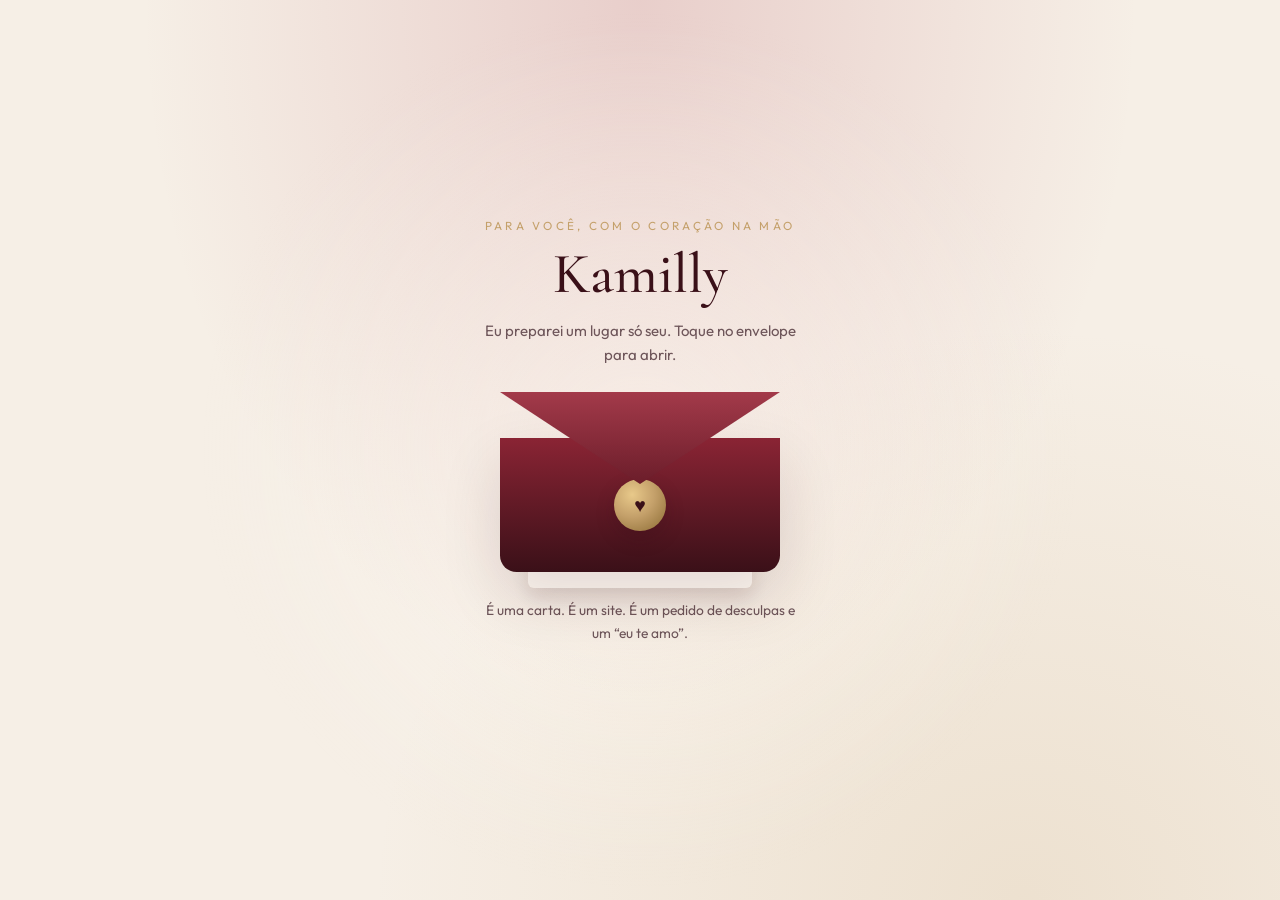
<file: abertura.html>
<!DOCTYPE html>
<html lang="pt-BR">
<head>
  <meta charset="UTF-8" />
  <meta name="viewport" content="width=device-width, initial-scale=1" />
  <title>Uma carta para Kamilly</title>
  <link rel="preconnect" href="https://fonts.googleapis.com" />
  <link rel="preconnect" href="https://fonts.gstatic.com" crossorigin />
  <link href="https://fonts.googleapis.com/css2?family=Cormorant+Garamond:ital,wght@0,500;0,600;1,500&family=Outfit:wght@300;400;500&display=swap" rel="stylesheet" />
  <link rel="stylesheet" href="css/estilo.css?v=6" />
</head>
<body class="pagina-abertura">
  <div class="brilho-abertura" aria-hidden="true"></div>
  <main class="abertura">
    <p class="olho">Para você, com o coração na mão</p>
    <h1>Kamilly</h1>
    <p class="abertura-texto">Eu preparei um lugar só seu. Toque no envelope para abrir.</p>

    <button class="envelope" id="abrir" type="button" aria-label="Abrir a carta para Kamilly">
      <span class="envelope-aba"></span>
      <span class="envelope-papel">
        <em>Eu te amo.</em>
        <small>Clique para continuar</small>
      </span>
      <span class="envelope-corpo">
        <span class="selo">♥</span>
      </span>
    </button>

    <p class="abertura-dica">É uma carta. É um site. É um pedido de desculpas e um “eu te amo”.</p>
  </main>

  <script>
    const botao = document.getElementById("abrir");
    const abrir = () => {
      if (botao.classList.contains("aberto")) return;
      botao.classList.add("aberto");
      document.body.classList.add("abrindo");
      for (let i = 0; i < 18; i += 1) {
        const h = document.createElement("span");
        h.className = "coracao-abertura";
        h.textContent = i % 2 ? "♥" : "❀";
        h.style.left = `${20 + Math.random() * 60}%`;
        h.style.animationDelay = `${Math.random() * 0.4}s`;
        document.body.appendChild(h);
      }
      setTimeout(() => {
        document.body.classList.add("sumindo");
      }, 1400);
      setTimeout(() => {
        location.href = "index.html#dentro";
      }, 2200);
    };
    botao.addEventListener("click", abrir);
    botao.addEventListener("keydown", (e) => {
      if (e.key === "Enter" || e.key === " ") {
        e.preventDefault();
        abrir();
      }
    });
  </script>
</body>
</html>
</file>
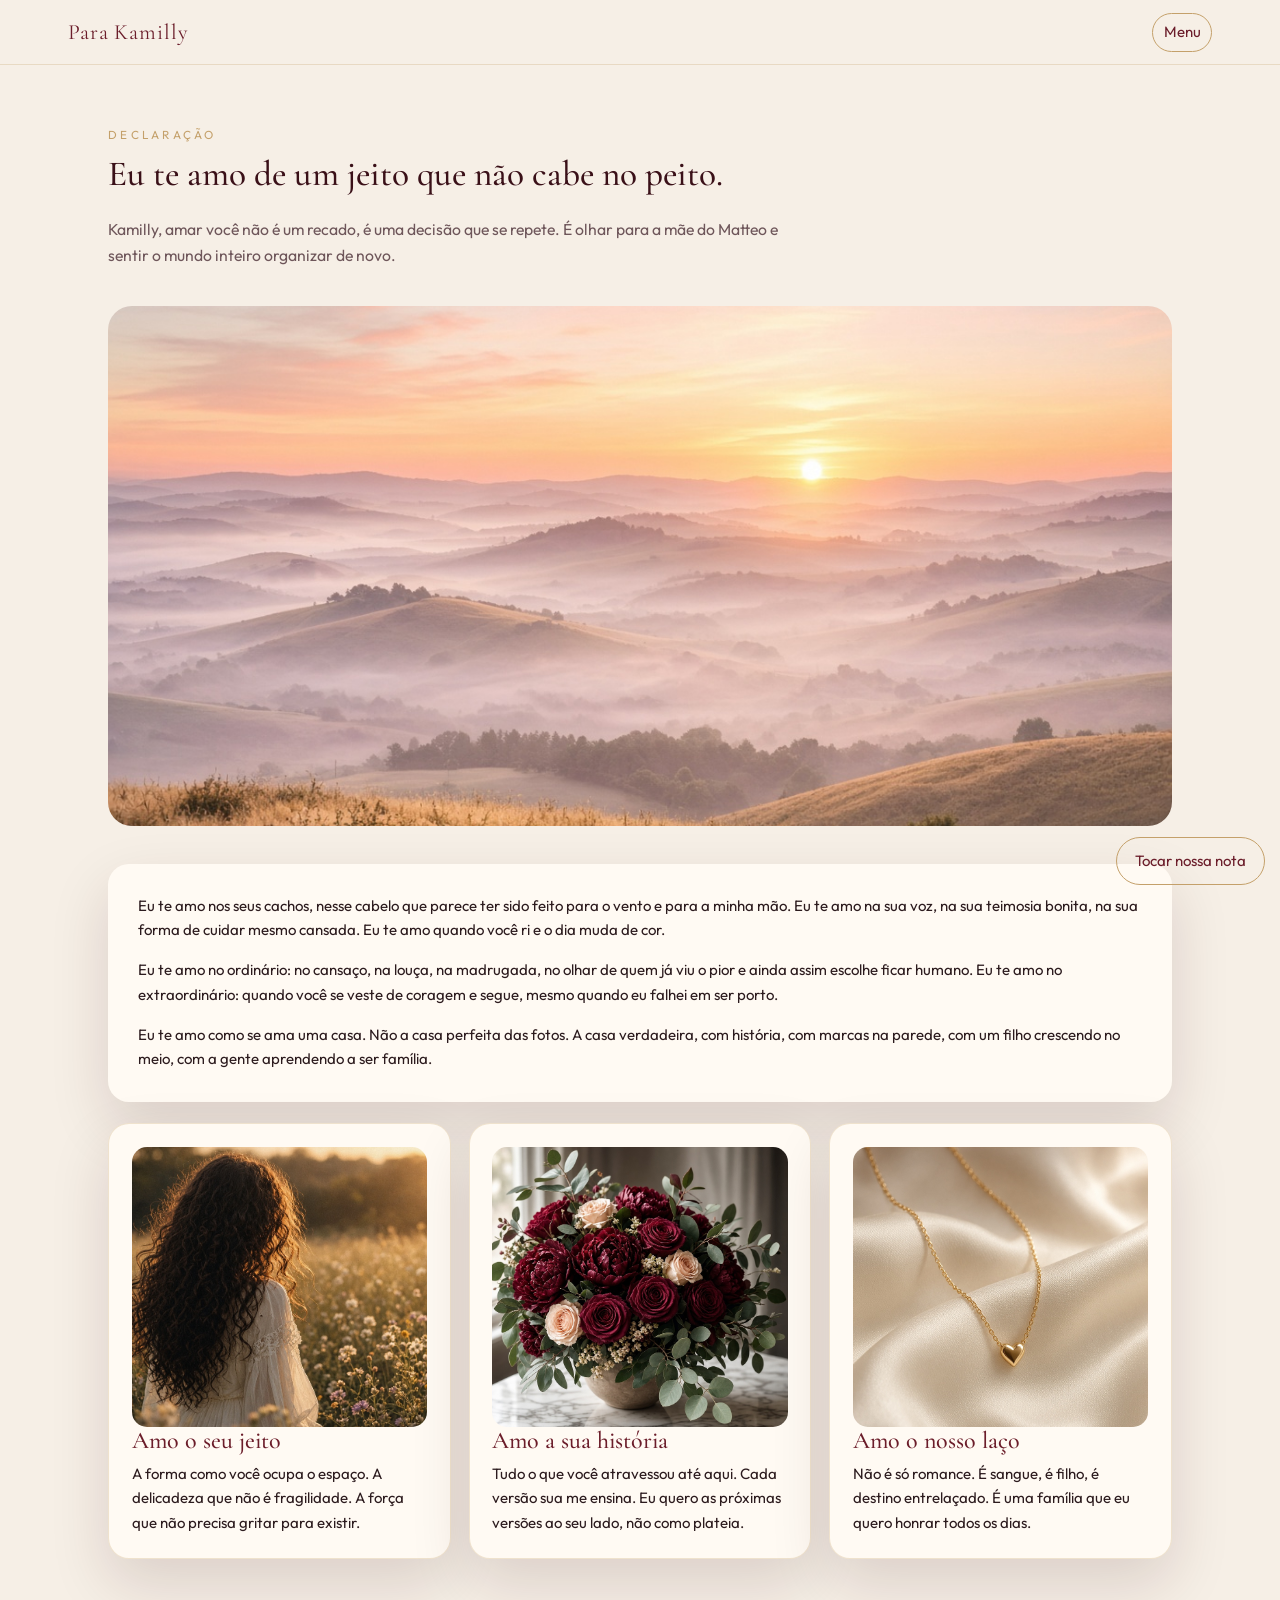
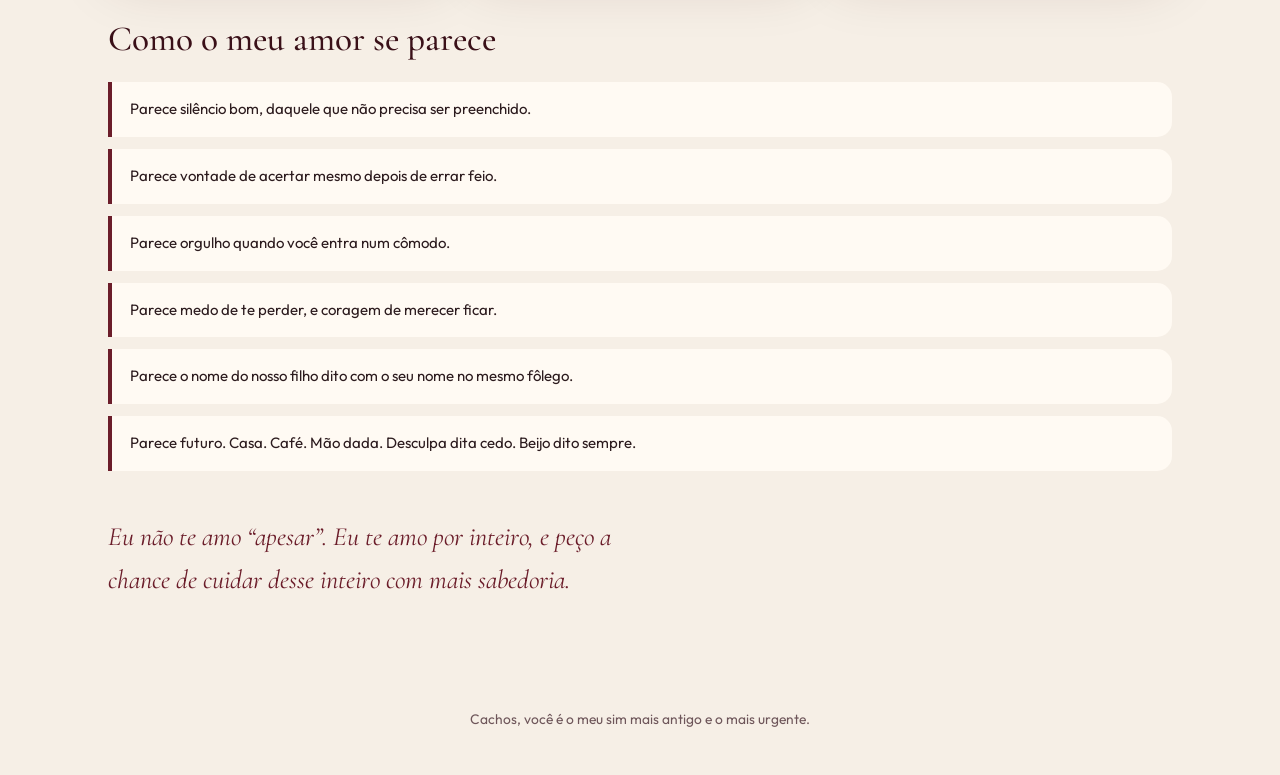
<file: amor.html>
<!DOCTYPE html>
<html lang="pt-BR">
<head>
  <meta charset="UTF-8" />
  <meta name="viewport" content="width=device-width, initial-scale=1" />
  <title>Eu te amo — Para Cachos</title>
  <link rel="preconnect" href="https://fonts.googleapis.com" />
  <link rel="preconnect" href="https://fonts.gstatic.com" crossorigin />
  <link href="https://fonts.googleapis.com/css2?family=Cormorant+Garamond:ital,wght@0,500;0,600;1,500&family=Outfit:wght@300;400;500&display=swap" rel="stylesheet" />
  <link rel="stylesheet" href="css/estilo.css?v=5" />
</head>
<body>
  <nav class="topo" data-nav></nav>


  <main class="conteudo">
    <p class="olho">Declaração</p>
    <div class="secao-titulo" style="margin-top:0.6rem">
      <h2>Eu te amo de um jeito que não cabe no peito.</h2>
    </div>
    <p class="intro">Kamilly, amar você não é um recado, é uma decisão que se repete. É olhar para a mãe do Matteo e sentir o mundo inteiro organizar de novo.</p>

    <div class="bloco-imagem">
      <img src="imagens/amanhecer.jpg" alt="Amanhecer sobre as colinas" />
    </div>

    <article class="carta">
      <p>Eu te amo nos seus cachos, nesse cabelo que parece ter sido feito para o vento e para a minha mão. Eu te amo na sua voz, na sua teimosia bonita, na sua forma de cuidar mesmo cansada. Eu te amo quando você ri e o dia muda de cor.</p>
      <p>Eu te amo no ordinário: no cansaço, na louça, na madrugada, no olhar de quem já viu o pior e ainda assim escolhe ficar humano. Eu te amo no extraordinário: quando você se veste de coragem e segue, mesmo quando eu falhei em ser porto.</p>
      <p>Eu te amo como se ama uma casa. Não a casa perfeita das fotos. A casa verdadeira, com história, com marcas na parede, com um filho crescendo no meio, com a gente aprendendo a ser família.</p>
    </article>

    <div class="grade-3">
      <article class="cartao">
        <img src="imagens/hero-cachos.jpg" alt="Cabelos cacheados ao vento" />
        <h3>Amo o seu jeito</h3>
        <p>A forma como você ocupa o espaço. A delicadeza que não é fragilidade. A força que não precisa gritar para existir.</p>
      </article>
      <article class="cartao">
        <img src="imagens/buque.jpg" alt="Buquê de rosas" />
        <h3>Amo a sua história</h3>
        <p>Tudo o que você atravessou até aqui. Cada versão sua me ensina. Eu quero as próximas versões ao seu lado, não como plateia.</p>
      </article>
      <article class="cartao">
        <img src="imagens/colar.jpg" alt="Colar de coração" />
        <h3>Amo o nosso laço</h3>
        <p>Não é só romance. É sangue, é filho, é destino entrelaçado. É uma família que eu quero honrar todos os dias.</p>
      </article>
    </div>

    <section class="secao-titulo">
      <h2>Como o meu amor se parece</h2>
    </section>
    <div class="lista-frases">
      <p class="frase">Parece silêncio bom, daquele que não precisa ser preenchido.</p>
      <p class="frase">Parece vontade de acertar mesmo depois de errar feio.</p>
      <p class="frase">Parece orgulho quando você entra num cômodo.</p>
      <p class="frase">Parece medo de te perder, e coragem de merecer ficar.</p>
      <p class="frase">Parece o nome do nosso filho dito com o seu nome no mesmo fôlego.</p>
      <p class="frase">Parece futuro. Casa. Café. Mão dada. Desculpa dita cedo. Beijo dito sempre.</p>
    </div>

    <blockquote class="citacao" style="margin-top:3rem">Eu não te amo “apesar”. Eu te amo por inteiro, e peço a chance de cuidar desse inteiro com mais sabedoria.</blockquote>
  </main>
  <footer class="rodape">Cachos, você é o meu sim mais antigo e o mais urgente.</footer>
  <script src="js/site.js?v=5"></script>
</body>
</html>
</file>
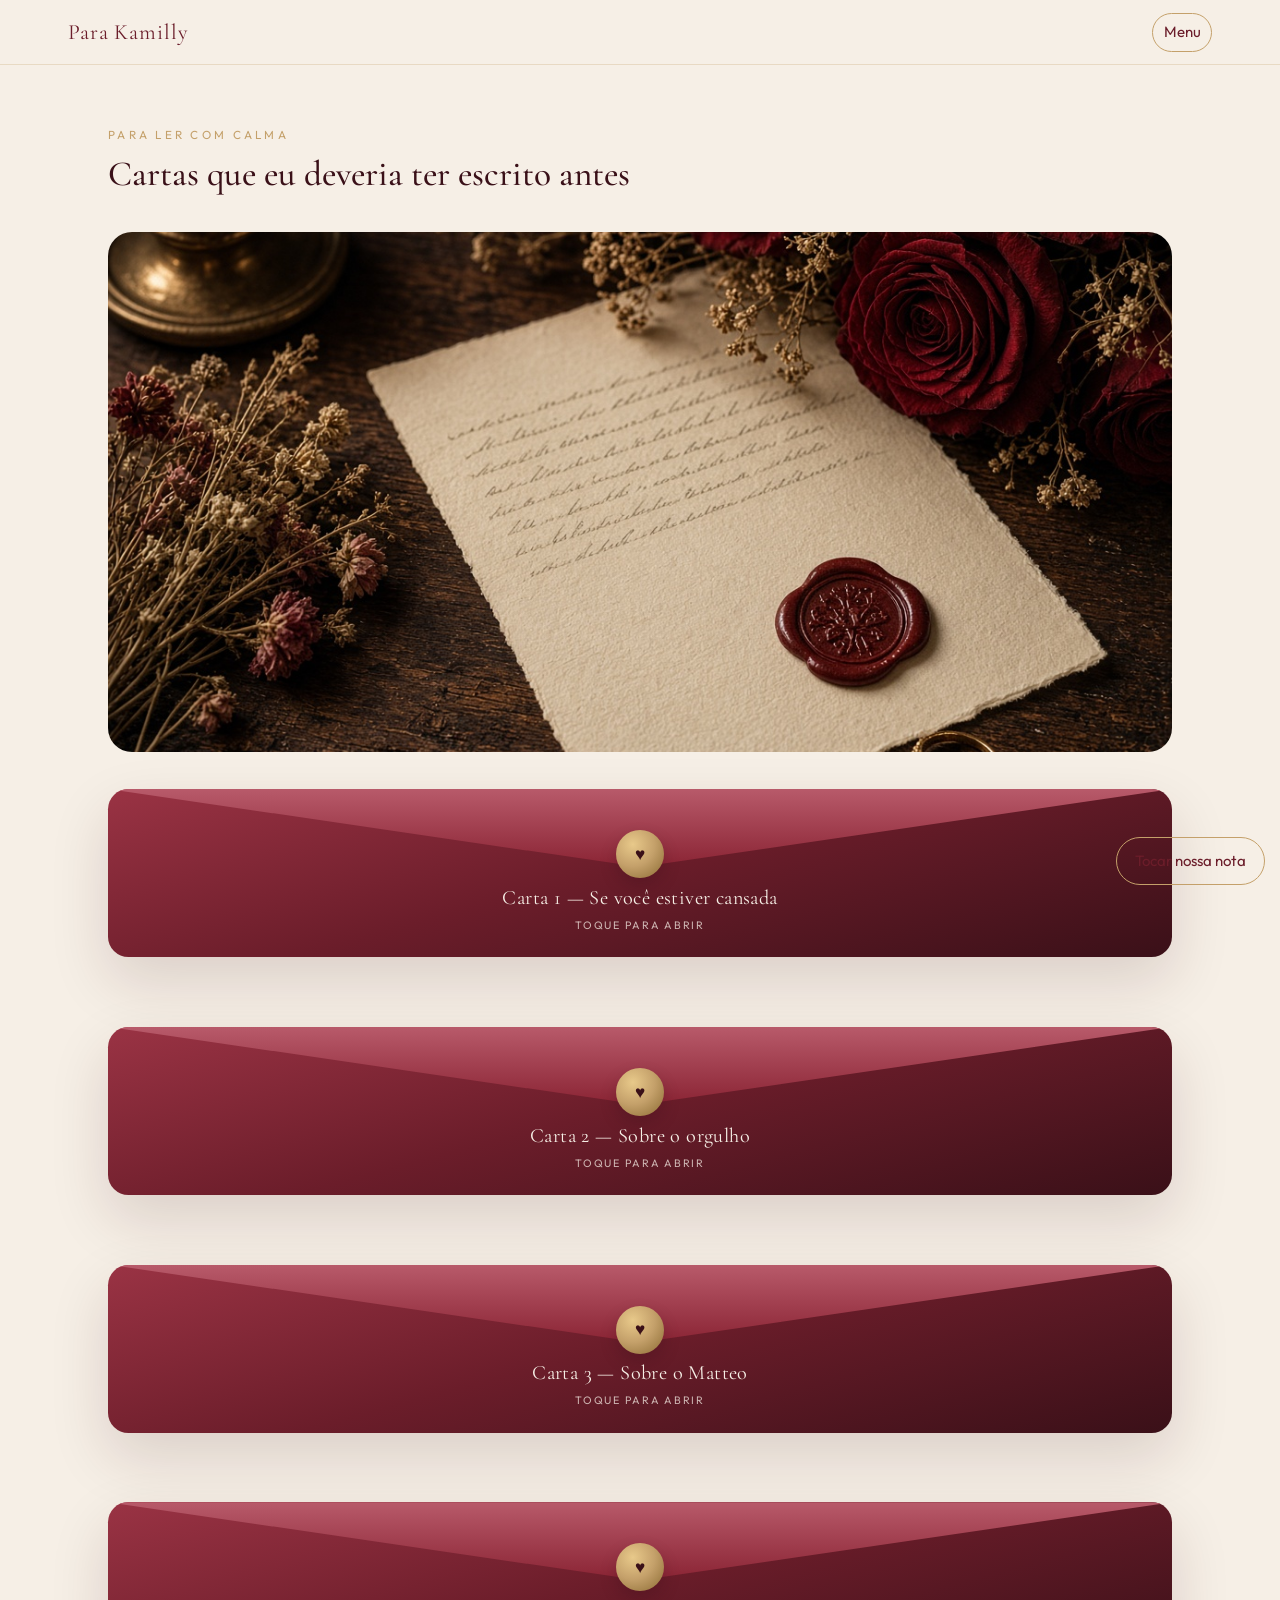
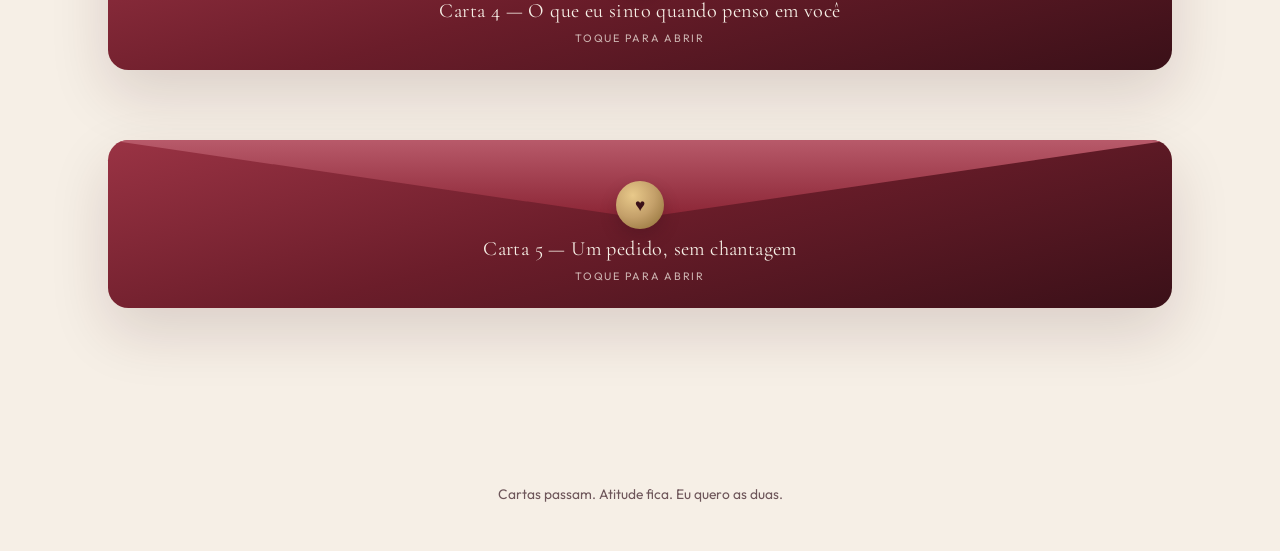
<file: cartas.html>
<!DOCTYPE html>
<html lang="pt-BR">
<head>
  <meta charset="UTF-8" />
  <meta name="viewport" content="width=device-width, initial-scale=1" />
  <title>Cartas — Para Cachos</title>
  <link rel="preconnect" href="https://fonts.googleapis.com" />
  <link rel="preconnect" href="https://fonts.gstatic.com" crossorigin />
  <link href="https://fonts.googleapis.com/css2?family=Cormorant+Garamond:ital,wght@0,500;0,600;1,500&family=Outfit:wght@300;400;500&display=swap" rel="stylesheet" />
  <link rel="stylesheet" href="css/estilo.css?v=10" />
</head>
<body>
  <nav class="topo" data-nav></nav>


  <main class="conteudo">
    <p class="olho">Para ler com calma</p>
    <div class="secao-titulo" style="margin-top:0.6rem">
      <h2>Cartas que eu deveria ter escrito antes</h2>
    </div>
    <div class="bloco-imagem">
      <img src="imagens/carta-rosas.jpg" alt="Carta de amor e rosas" />
    </div>

    <article class="carta">
      <h3>Carta 1 — Se você estiver cansada</h3>
      <p>Meu amor, se você abriu esta página no fim de um dia longo, descansa em mim um pouco. Não preciso que você esteja forte agora. Não preciso que você tenha a resposta pronta. Eu só preciso que você saiba: eu vejo o cansaço. Eu vejo a mãe. Eu vejo a mulher. E eu sinto muito por ter somado peso quando deveria ter tirado.</p>
      <p>Você pode estar brava. Pode estar magoada. Pode estar naquela mistura difícil de quem ainda ama e ainda dói. Eu não vim brigar com nenhum desses sentimentos. Vim sentar do lado. Vim dizer que o meu amor não foge da sua dor, porque parte dessa dor eu causei, e o resto eu quero ajudar a carregar.</p>
      <p>Se hoje você só conseguir ler até aqui, está tudo bem. O resto das cartas espera. Eu também espero. Com respeito.</p>
    </article>

    <article class="carta">
      <h3>Carta 2 — Sobre o orgulho</h3>
      <p>Cachos, o orgulho é um quarto escuro. Eu morei nele tempo demais. Achei que admitir falha era perder. Descobri que não admitir é que era a perda: perda de proximidade, de confiança, de você olhando para mim com aquela paz que eu tanto gosto.</p>
      <p>Hoje eu escolho o chão. Escolho dizer: eu errei. Escolho perguntar: como eu posso reparar? Escolho escutar sem montar defesa no meio da sua frase. Se eu voltar a endurecer, me cobra. Este site é prova de que eu sei o caminho de volta.</p>
    </article>

    <article class="carta">
      <h3>Carta 3 — Sobre o Matteo</h3>
      <p>Ele é o milagre que a gente fez. Olhar para ele é olhar para você também: tem o seu sangue, a sua força, um pedaço do seu rosto no mundo, mesmo que a maior parte do rosto é meuuuu. Eu quero que ele cresça vendo o pai tratar a mãe com honra. Quero que ele aprenda, por exemplo e não por discurso, o que é pedir desculpas e o que é amar de verdade.</p>
      <p>Se eu falhei como companheiro, isso também toca o meu papel de pai. Por isso esta carta não é só romance. É compromisso. Eu quero uma casa em que você não precise escolher entre ser amada e ser respeitada. Você merece os dois, inteiros.</p>
    </article>

    <article class="carta">
      <h3>Carta 4 — O que eu sinto quando penso em você</h3>
      <p>Penso nos cachos. Penso na forma como o mundo fica mais bonito quando você está nele. Penso nas vezes em que a gente se entendeu sem falar. Penso nas vezes em que falamos demais e nos perdemos. Penso que ainda assim, no fundo do fundo, você é a pessoa. A pessoa. Não uma pessoa. A pessoa.</p>
      <p>Sinto saudade até de briga, se a briga for o caminho de volta para o abraço. Mas o que eu mais sinto é urgência de cuidado. Urgência de ser melhor. Urgência de não deixar o amor virar só memória.</p>
    </article>

    <article class="carta">
      <h3>Carta 5 — Um pedido, sem chantagem</h3>
      <p>Eu te peço uma chance. Não a chance de apagar o passado. A chance de escrever o próximo capítulo com outra caligrafia. Se você ainda não puder me dar isso, eu entendo. Vou continuar me tornando alguém em quem dá para confiar, com você podendo ver ou não.</p>
      <p>Se puder, me deixa tentar de novo, com mais escuta, mais presença, mais doçura e mais responsabilidade. Eu te amo. E estou disposto a provar isso no tempo que o seu coração pedir.</p>
      <p>Com todo o meu amor,<br />o pai do Matteo, o homem que sempre vai ser seu.</p>
    </article>
  </main>
  <footer class="rodape">Cartas passam. Atitude fica. Eu quero as duas.</footer>
  <script src="js/site.js?v=10"></script>
</body>
</html>
</file>
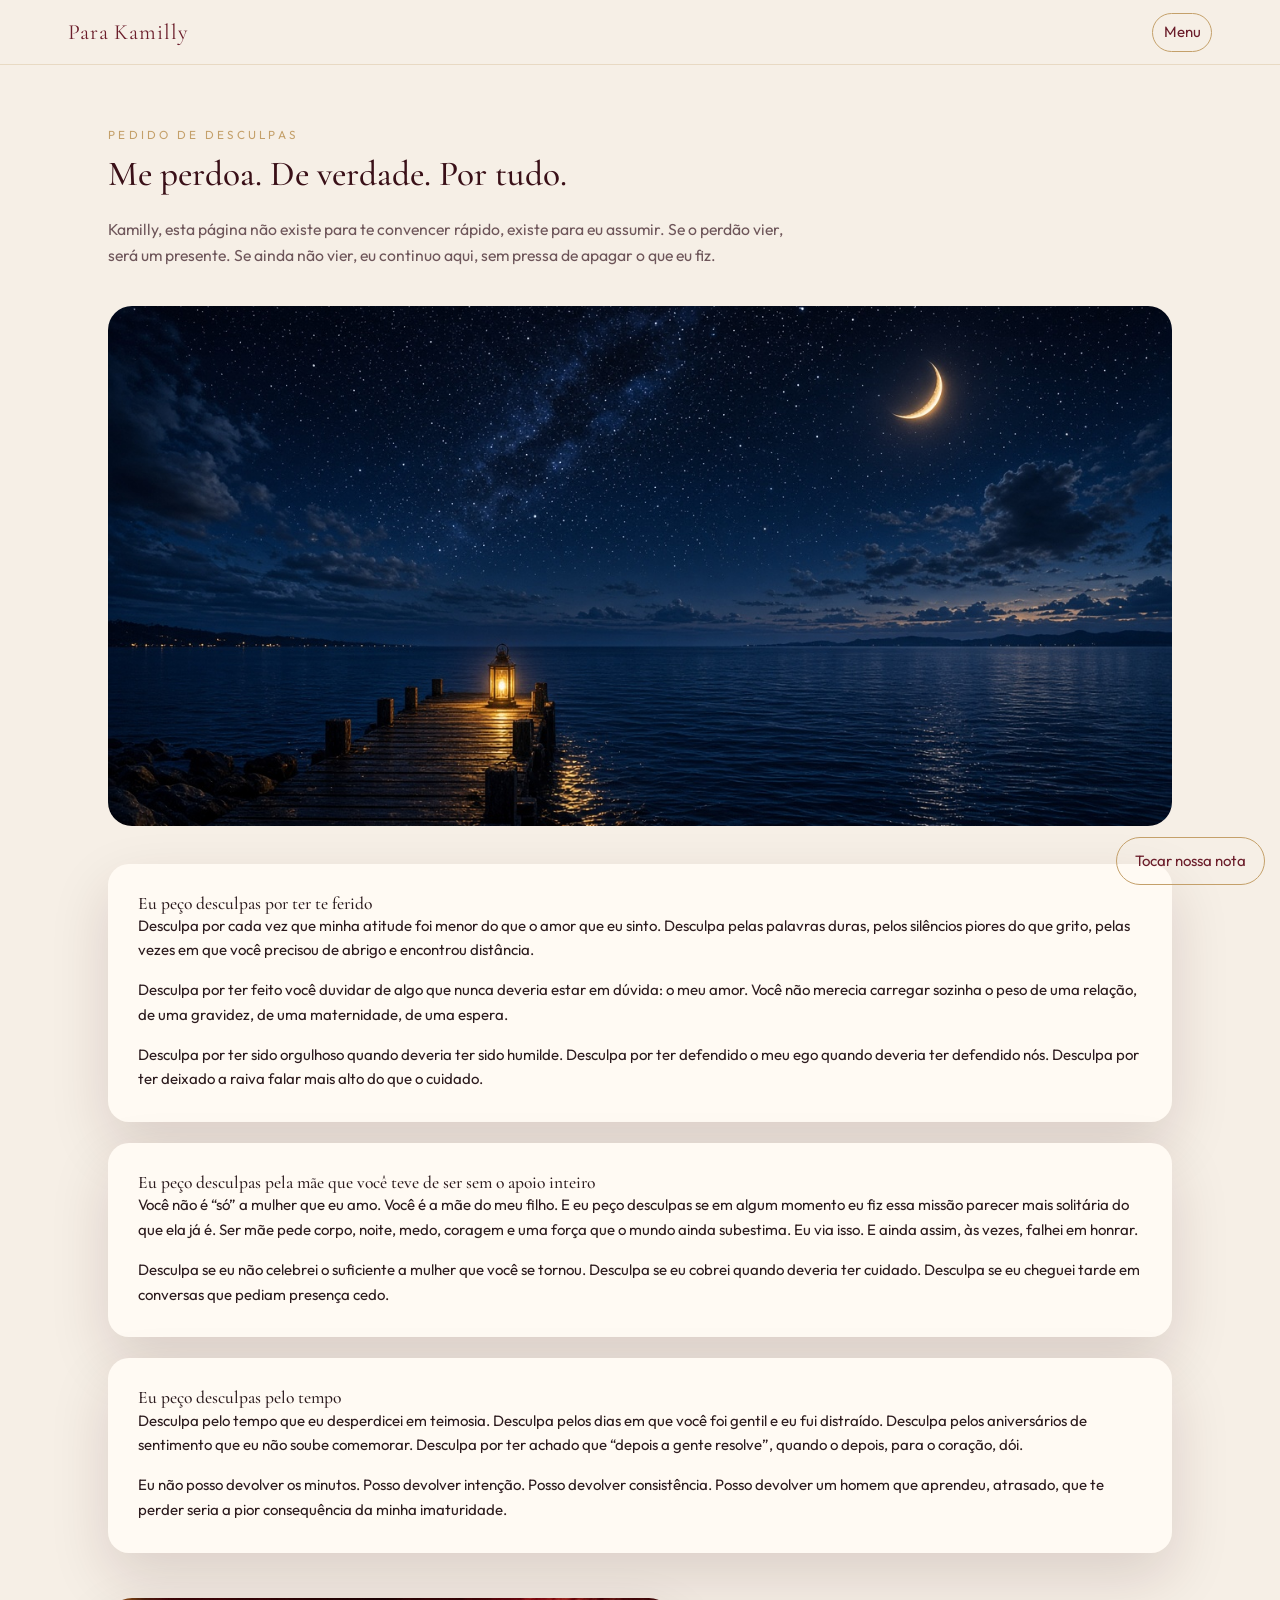
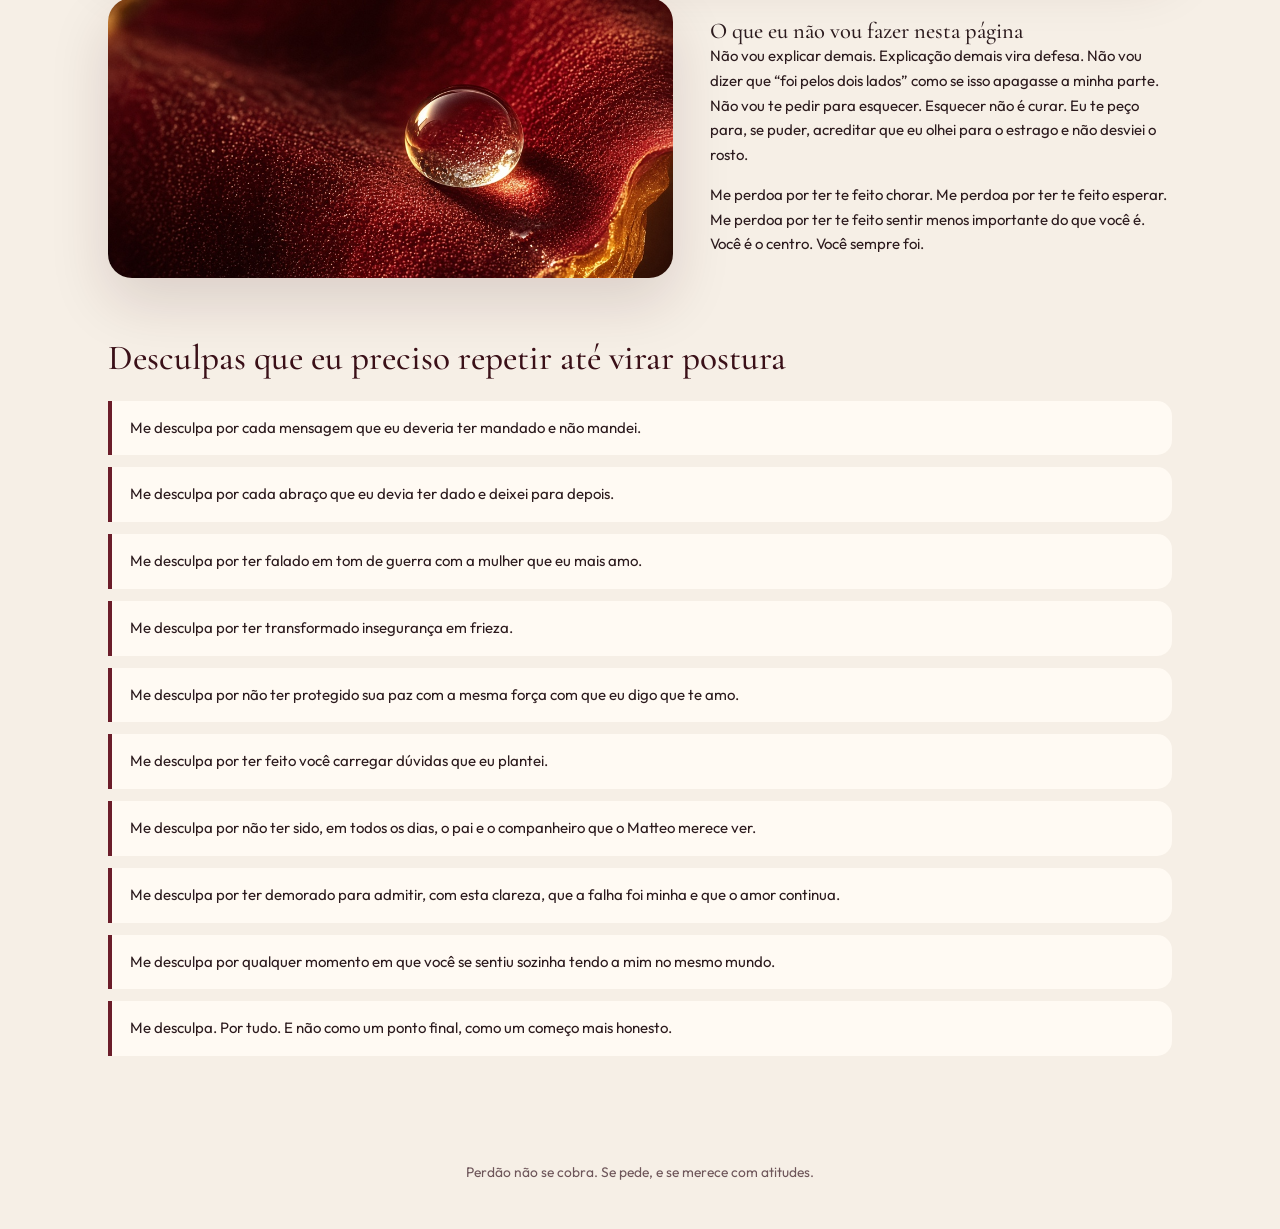
<file: desculpas.html>
<!DOCTYPE html>
<html lang="pt-BR">
<head>
  <meta charset="UTF-8" />
  <meta name="viewport" content="width=device-width, initial-scale=1" />
  <title>Desculpas. Para Kamilly</title>
  <link rel="preconnect" href="https://fonts.googleapis.com" />
  <link rel="preconnect" href="https://fonts.gstatic.com" crossorigin />
  <link href="https://fonts.googleapis.com/css2?family=Cormorant+Garamond:ital,wght@0,500;0,600;1,500&family=Outfit:wght@300;400;500&display=swap" rel="stylesheet" />
  <link rel="stylesheet" href="css/estilo.css?v=5" />
</head>
<body>
  <nav class="topo" data-nav></nav>


  <main class="conteudo">
    <p class="olho">Pedido de desculpas</p>
    <div class="secao-titulo" style="margin-top:0.6rem">
      <h2>Me perdoa. De verdade. Por tudo.</h2>
    </div>
    <p class="intro">Kamilly, esta página não existe para te convencer rápido, existe para eu assumir. Se o perdão vier, será um presente. Se ainda não vier, eu continuo aqui, sem pressa de apagar o que eu fiz.</p>

    <div class="bloco-imagem">
      <img src="imagens/ceu-estrelado.jpg" alt="Céu estrelado sobre o mar" />
    </div>

    <article class="carta">
      <h3>Eu peço desculpas por ter te ferido</h3>
      <p>Desculpa por cada vez que minha atitude foi menor do que o amor que eu sinto. Desculpa pelas palavras duras, pelos silêncios piores do que grito, pelas vezes em que você precisou de abrigo e encontrou distância.</p>
      <p>Desculpa por ter feito você duvidar de algo que nunca deveria estar em dúvida: o meu amor. Você não merecia carregar sozinha o peso de uma relação, de uma gravidez, de uma maternidade, de uma espera.</p>
      <p>Desculpa por ter sido orgulhoso quando deveria ter sido humilde. Desculpa por ter defendido o meu ego quando deveria ter defendido nós. Desculpa por ter deixado a raiva falar mais alto do que o cuidado.</p>
    </article>

    <article class="carta">
      <h3>Eu peço desculpas pela mãe que você teve de ser sem o apoio inteiro</h3>
      <p>Você não é “só” a mulher que eu amo. Você é a mãe do meu filho. E eu peço desculpas se em algum momento eu fiz essa missão parecer mais solitária do que ela já é. Ser mãe pede corpo, noite, medo, coragem e uma força que o mundo ainda subestima. Eu via isso. E ainda assim, às vezes, falhei em honrar.</p>
      <p>Desculpa se eu não celebrei o suficiente a mulher que você se tornou. Desculpa se eu cobrei quando deveria ter cuidado. Desculpa se eu cheguei tarde em conversas que pediam presença cedo.</p>
    </article>

    <article class="carta">
      <h3>Eu peço desculpas pelo tempo</h3>
      <p>Desculpa pelo tempo que eu desperdicei em teimosia. Desculpa pelos dias em que você foi gentil e eu fui distraído. Desculpa pelos aniversários de sentimento que eu não soube comemorar. Desculpa por ter achado que “depois a gente resolve”, quando o depois, para o coração, dói.</p>
      <p>Eu não posso devolver os minutos. Posso devolver intenção. Posso devolver consistência. Posso devolver um homem que aprendeu, atrasado, que te perder seria a pior consequência da minha imaturidade.</p>
    </article>

    <div class="grade-2">
      <div class="moldura">
        <img src="imagens/petala.jpg" alt="Pétala de rosa" />
      </div>
      <div>
        <h2>O que eu não vou fazer nesta página</h2>
        <p>Não vou explicar demais. Explicação demais vira defesa. Não vou dizer que “foi pelos dois lados” como se isso apagasse a minha parte. Não vou te pedir para esquecer. Esquecer não é curar. Eu te peço para, se puder, acreditar que eu olhei para o estrago e não desviei o rosto.</p>
        <p style="margin-top:1rem">Me perdoa por ter te feito chorar. Me perdoa por ter te feito esperar. Me perdoa por ter te feito sentir menos importante do que você é. Você é o centro. Você sempre foi.</p>
      </div>
    </div>

    <section class="secao-titulo">
      <h2>Desculpas que eu preciso repetir até virar postura</h2>
    </section>
    <div class="lista-frases">
      <p class="frase">Me desculpa por cada mensagem que eu deveria ter mandado e não mandei.</p>
      <p class="frase">Me desculpa por cada abraço que eu devia ter dado e deixei para depois.</p>
      <p class="frase">Me desculpa por ter falado em tom de guerra com a mulher que eu mais amo.</p>
      <p class="frase">Me desculpa por ter transformado insegurança em frieza.</p>
      <p class="frase">Me desculpa por não ter protegido sua paz com a mesma força com que eu digo que te amo.</p>
      <p class="frase">Me desculpa por ter feito você carregar dúvidas que eu plantei.</p>
      <p class="frase">Me desculpa por não ter sido, em todos os dias, o pai e o companheiro que o Matteo merece ver.</p>
      <p class="frase">Me desculpa por ter demorado para admitir, com esta clareza, que a falha foi minha e que o amor continua.</p>
      <p class="frase">Me desculpa por qualquer momento em que você se sentiu sozinha tendo a mim no mesmo mundo.</p>
      <p class="frase">Me desculpa. Por tudo. E não como um ponto final, como um começo mais honesto.</p>
    </div>
  </main>
  <footer class="rodape">Perdão não se cobra. Se pede, e se merece com atitudes.</footer>
  <script src="js/site.js?v=5"></script>
</body>
</html>
</file>
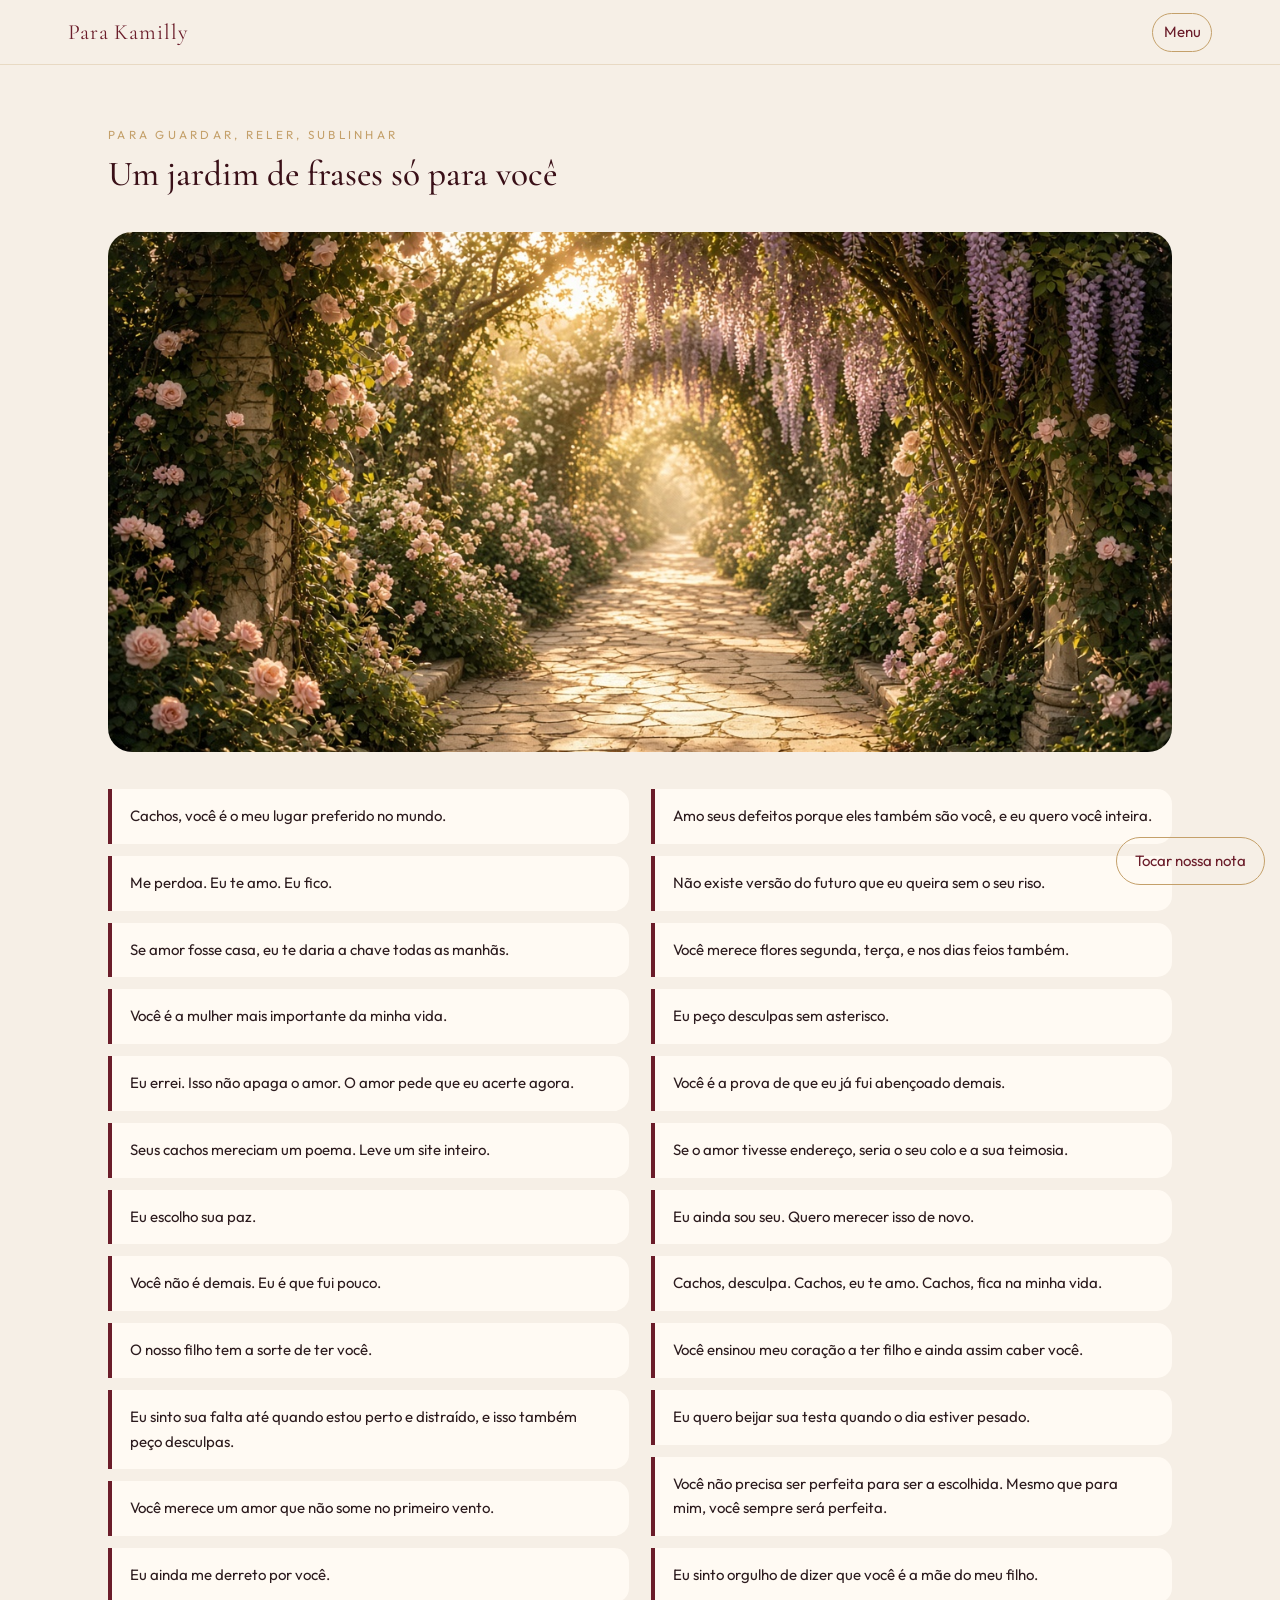
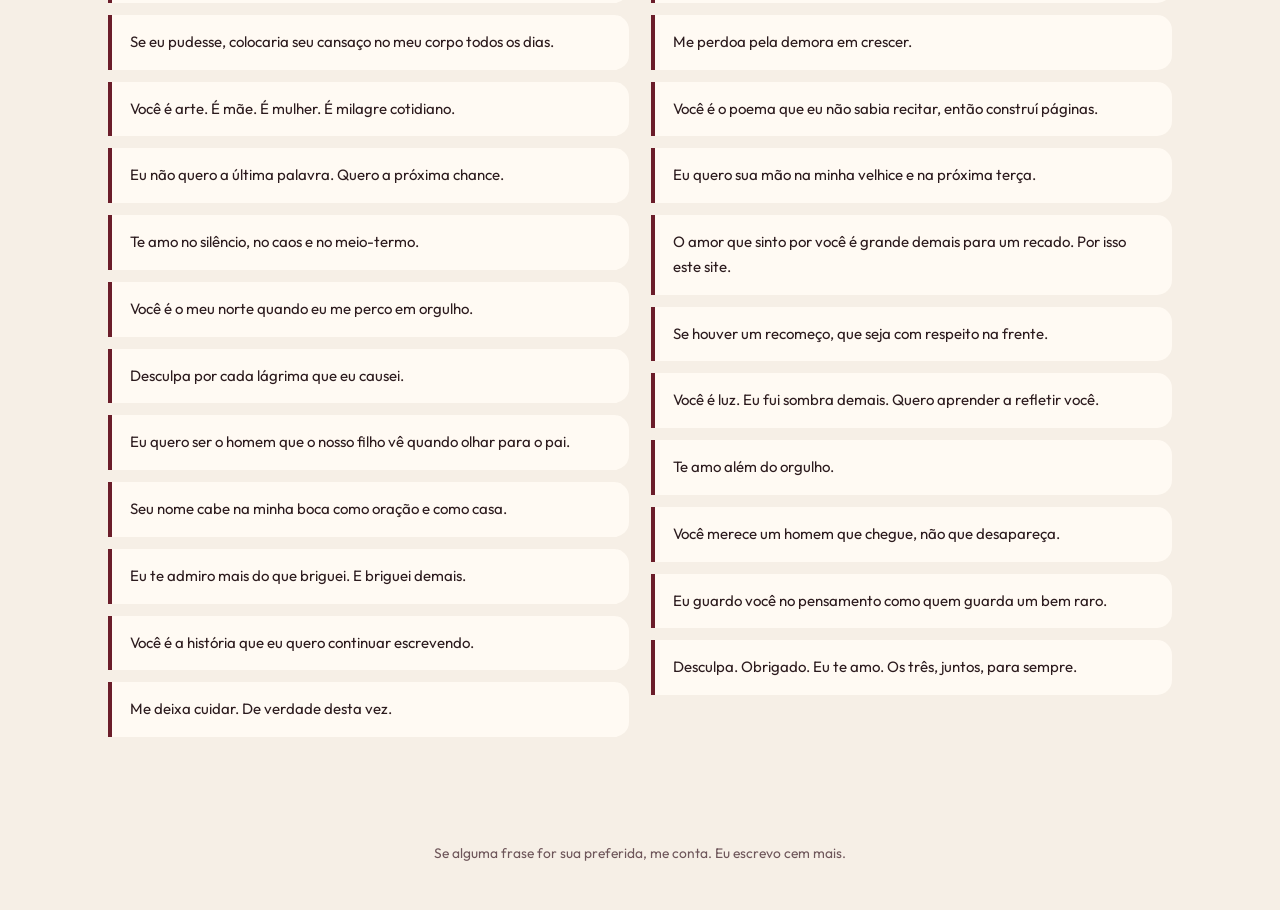
<file: frases.html>
<!DOCTYPE html>
<html lang="pt-BR">
<head>
  <meta charset="UTF-8" />
  <meta name="viewport" content="width=device-width, initial-scale=1" />
  <title>Frases. Para Cachos</title>
  <link rel="preconnect" href="https://fonts.googleapis.com" />
  <link rel="preconnect" href="https://fonts.gstatic.com" crossorigin />
  <link href="https://fonts.googleapis.com/css2?family=Cormorant+Garamond:ital,wght@0,500;0,600;1,500&family=Outfit:wght@300;400;500&display=swap" rel="stylesheet" />
  <link rel="stylesheet" href="css/estilo.css?v=5" />
</head>
<body>
  <nav class="topo" data-nav></nav>


  <main class="conteudo">
    <p class="olho">Para guardar, reler, sublinhar</p>
    <div class="secao-titulo" style="margin-top:0.6rem">
      <h2>Um jardim de frases só para você</h2>
    </div>
    <div class="bloco-imagem">
      <img src="imagens/jardim-rosas.jpg" alt="Jardim de rosas" />
    </div>
    <div class="columns">
      <p class="frase">Cachos, você é o meu lugar preferido no mundo.</p>
      <p class="frase">Me perdoa. Eu te amo. Eu fico.</p>
      <p class="frase">Se amor fosse casa, eu te daria a chave todas as manhãs.</p>
      <p class="frase">Você é a mulher mais importante da minha vida.</p>
      <p class="frase">Eu errei. Isso não apaga o amor. O amor pede que eu acerte agora.</p>
      <p class="frase">Seus cachos mereciam um poema. Leve um site inteiro.</p>
      <p class="frase">Eu escolho sua paz.</p>
      <p class="frase">Você não é demais. Eu é que fui pouco.</p>
      <p class="frase">O nosso filho tem a sorte de ter você.</p>
      <p class="frase">Eu sinto sua falta até quando estou perto e distraído, e isso também peço desculpas.</p>
      <p class="frase">Você merece um amor que não some no primeiro vento.</p>
      <p class="frase">Eu ainda me derreto por você.</p>
      <p class="frase">Se eu pudesse, colocaria seu cansaço no meu corpo todos os dias.</p>
      <p class="frase">Você é arte. É mãe. É mulher. É milagre cotidiano.</p>
      <p class="frase">Eu não quero a última palavra. Quero a próxima chance.</p>
      <p class="frase">Te amo no silêncio, no caos e no meio-termo.</p>
      <p class="frase">Você é o meu norte quando eu me perco em orgulho.</p>
      <p class="frase">Desculpa por cada lágrima que eu causei.</p>
      <p class="frase">Eu quero ser o homem que o nosso filho vê quando olhar para o pai.</p>
      <p class="frase">Seu nome cabe na minha boca como oração e como casa.</p>
      <p class="frase">Eu te admiro mais do que briguei. E briguei demais.</p>
      <p class="frase">Você é a história que eu quero continuar escrevendo.</p>
      <p class="frase">Me deixa cuidar. De verdade desta vez.</p>
      <p class="frase">Amo seus defeitos porque eles também são você, e eu quero você inteira.</p>
      <p class="frase">Não existe versão do futuro que eu queira sem o seu riso.</p>
      <p class="frase">Você merece flores segunda, terça, e nos dias feios também.</p>
      <p class="frase">Eu peço desculpas sem asterisco.</p>
      <p class="frase">Você é a prova de que eu já fui abençoado demais.</p>
      <p class="frase">Se o amor tivesse endereço, seria o seu colo e a sua teimosia.</p>
      <p class="frase">Eu ainda sou seu. Quero merecer isso de novo.</p>
      <p class="frase">Cachos, desculpa. Cachos, eu te amo. Cachos, fica na minha vida.</p>
      <p class="frase">Você ensinou meu coração a ter filho e ainda assim caber você.</p>
      <p class="frase">Eu quero beijar sua testa quando o dia estiver pesado.</p>
      <p class="frase">Você não precisa ser perfeita para ser a escolhida. Mesmo que para mim, você sempre será perfeita.</p>
      <p class="frase">Eu sinto orgulho de dizer que você é a mãe do meu filho.</p>
      <p class="frase">Me perdoa pela demora em crescer.</p>
      <p class="frase">Você é o poema que eu não sabia recitar, então construí páginas.</p>
      <p class="frase">Eu quero sua mão na minha velhice e na próxima terça.</p>
      <p class="frase">O amor que sinto por você é grande demais para um recado. Por isso este site.</p>
      <p class="frase">Se houver um recomeço, que seja com respeito na frente.</p>
      <p class="frase">Você é luz. Eu fui sombra demais. Quero aprender a refletir você.</p>
      <p class="frase">Te amo além do orgulho.</p>
      <p class="frase">Você merece um homem que chegue, não que desapareça.</p>
      <p class="frase">Eu guardo você no pensamento como quem guarda um bem raro.</p>
      <p class="frase">Desculpa. Obrigado. Eu te amo. Os três, juntos, para sempre.</p>
    </div>
  </main>
  <footer class="rodape">Se alguma frase for sua preferida, me conta. Eu escrevo cem mais.</footer>
  <script src="js/site.js?v=5"></script>
</body>
</html>
</file>
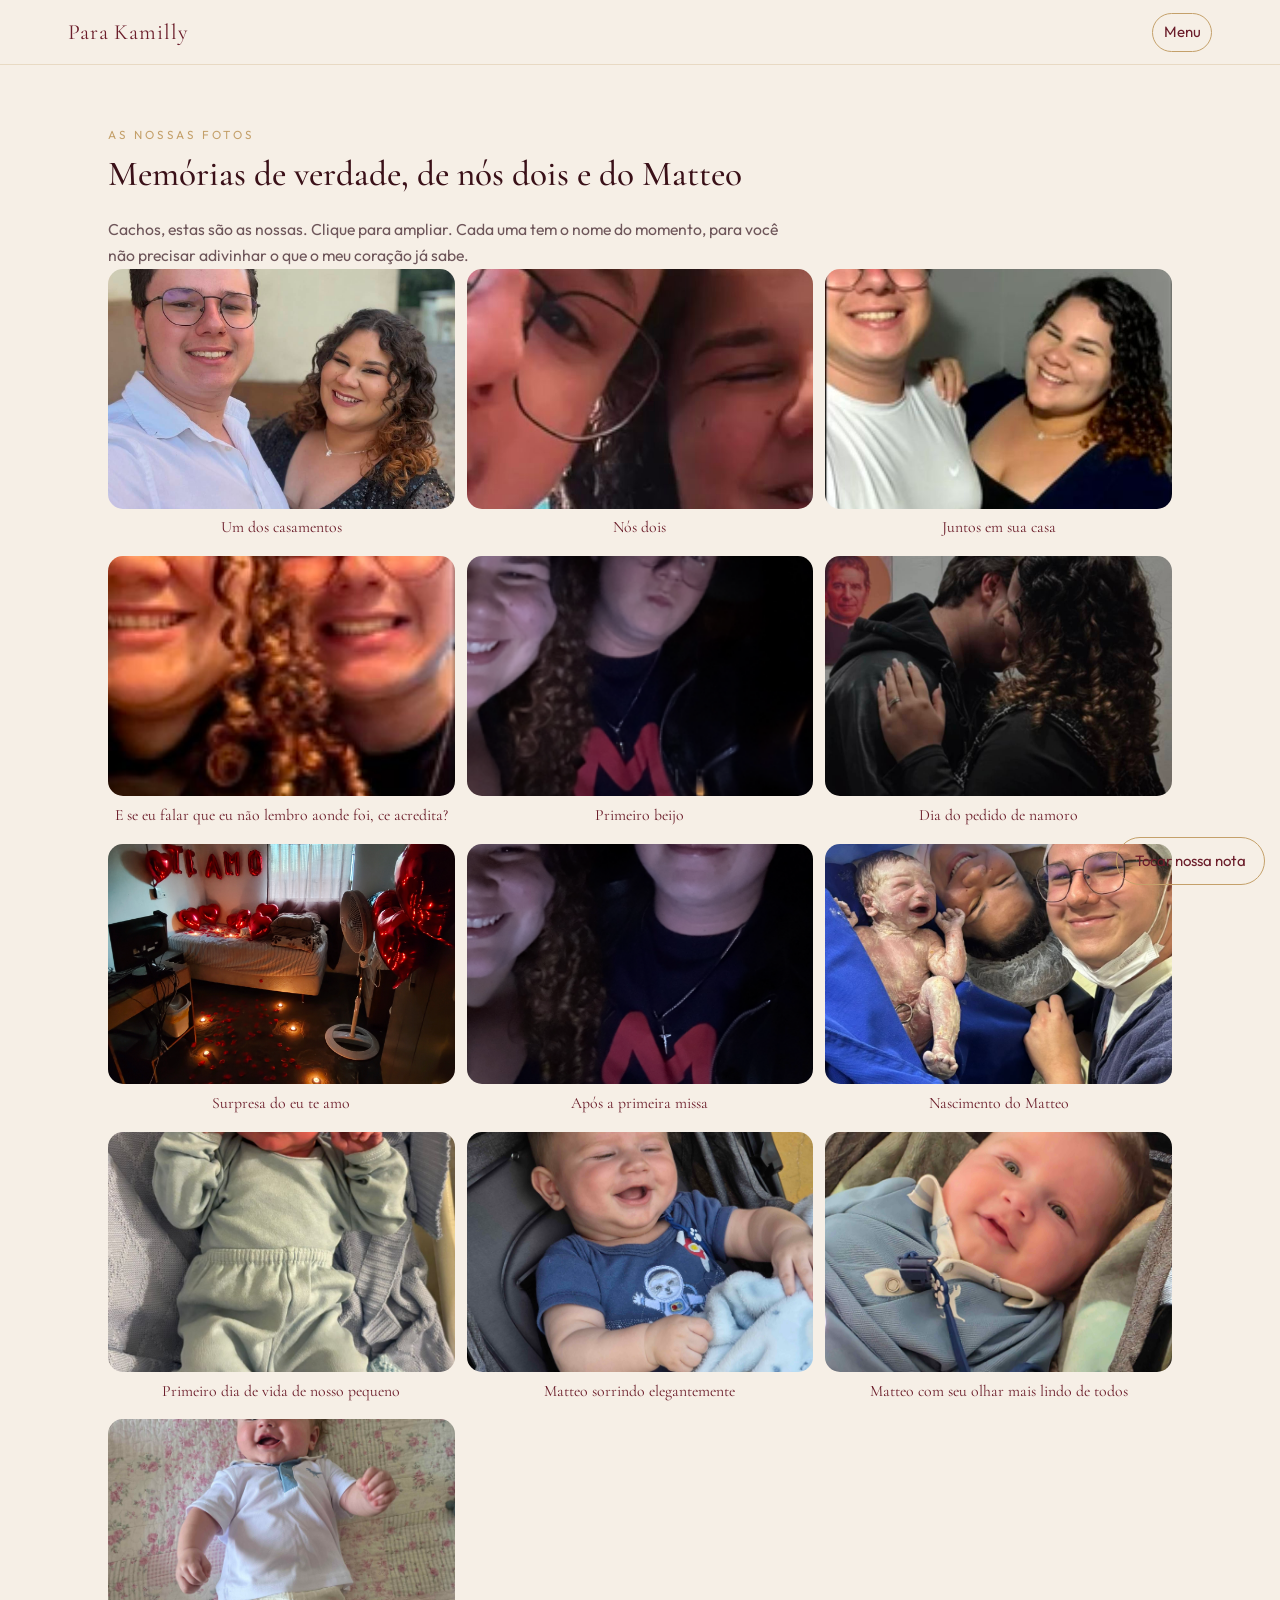
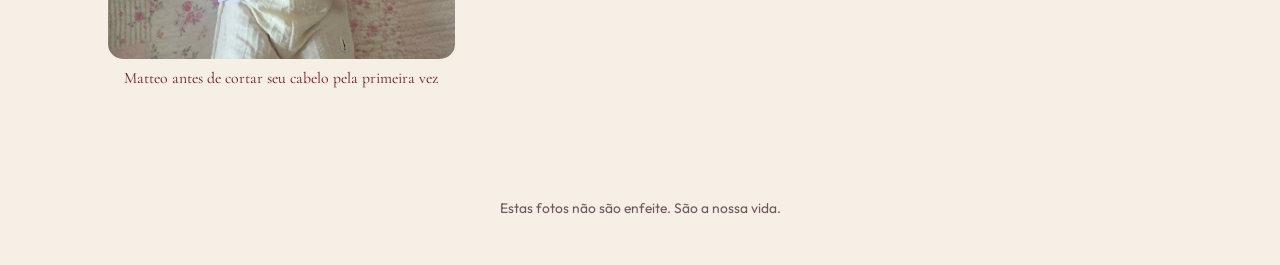
<file: galeria.html>
<!DOCTYPE html>
<html lang="pt-BR">
<head>
  <meta charset="UTF-8" />
  <meta name="viewport" content="width=device-width, initial-scale=1" />
  <title>Galeria. Para Cachos</title>
  <link rel="preconnect" href="https://fonts.googleapis.com" />
  <link rel="preconnect" href="https://fonts.gstatic.com" crossorigin />
  <link href="https://fonts.googleapis.com/css2?family=Cormorant+Garamond:ital,wght@0,500;0,600;1,500&family=Outfit:wght@300;400;500&display=swap" rel="stylesheet" />
  <link rel="stylesheet" href="css/estilo.css?v=13" />
</head>
<body>
  <nav class="topo" data-nav></nav>
  <main class="conteudo">
    <p class="olho">As nossas fotos</p>
    <div class="secao-titulo" style="margin-top:0.6rem">
      <h2>Memórias de verdade, de nós dois e do Matteo</h2>
    </div>
    <p class="intro">Cachos, estas são as nossas. Clique para ampliar. Cada uma tem o nome do momento, para você não precisar adivinhar o que o meu coração já sabe.</p>

    <div class="galeria">
      <figure>
        <img data-zoom src="fotos/nos-dois-1.jpg" alt="Nós dois" />
        <figcaption>Um dos casamentos</figcaption>
      </figure>
      <figure>
        <img data-zoom src="fotos/nos-dois-2.jpg" alt="Nós dois" />
        <figcaption>Nós dois</figcaption>
      </figure>
      <figure>
        <img data-zoom src="fotos/nos-dois-3.jpg" alt="Nós dois" />
        <figcaption>Juntos em sua casa</figcaption>
      </figure>
      <figure>
        <img data-zoom src="fotos/nos-dois-4.jpg" alt="Nós dois" />
        <figcaption>E se eu falar que eu não lembro aonde foi, ce acredita?</figcaption>
      </figure>
      <figure>
        <img data-zoom src="fotos/primeiro-beijo.png" alt="Primeiro beijo" />
        <figcaption>Primeiro beijo</figcaption>
      </figure>
      <figure>
        <img data-zoom src="fotos/dia-do-pedido-de-namoro.jpg" alt="Dia do pedido de namoro" />
        <figcaption>Dia do pedido de namoro</figcaption>
      </figure>
      <figure>
        <img data-zoom src="fotos/surpresa-do-eu-te-amo.jpg" alt="Surpresa do eu te amo" />
        <figcaption>Surpresa do eu te amo</figcaption>
      </figure>
      <figure>
        <img data-zoom src="fotos/apos-primeira-missa.png" alt="Após a primeira missa" />
        <figcaption>Após a primeira missa</figcaption>
      </figure>
      <figure>
        <img data-zoom src="fotos/nascimento-do-matteo.jpg" alt="Nascimento do Matteo" />
        <figcaption>Nascimento do Matteo</figcaption>
      </figure>
      <figure>
        <img data-zoom src="fotos/primeiro-dia-de-vida.jpg" alt="Primeiro dia de vida" />
        <figcaption>Primeiro dia de vida de nosso pequeno</figcaption>
      </figure>
      <figure>
        <img data-zoom src="fotos/matteo-1.jpg" alt="Matteo" />
        <figcaption>Matteo sorrindo elegantemente</figcaption>
      </figure>
      <figure>
        <img data-zoom src="fotos/matteo-2.jpg" alt="Matteo" />
        <figcaption>Matteo com seu olhar mais lindo de todos</figcaption>
      </figure>
      <figure>
        <img data-zoom src="fotos/matteo-3.jpg" alt="Matteo" />
        <figcaption>Matteo antes de cortar seu cabelo pela primeira vez</figcaption>
      </figure>
    </div>
  </main>
  <div class="lightbox"><img alt="Imagem ampliada" /></div>
  <footer class="rodape">Estas fotos não são enfeite. São a nossa vida.</footer>
  <script src="js/site.js?v=13"></script>
</body>
</html>
</file>
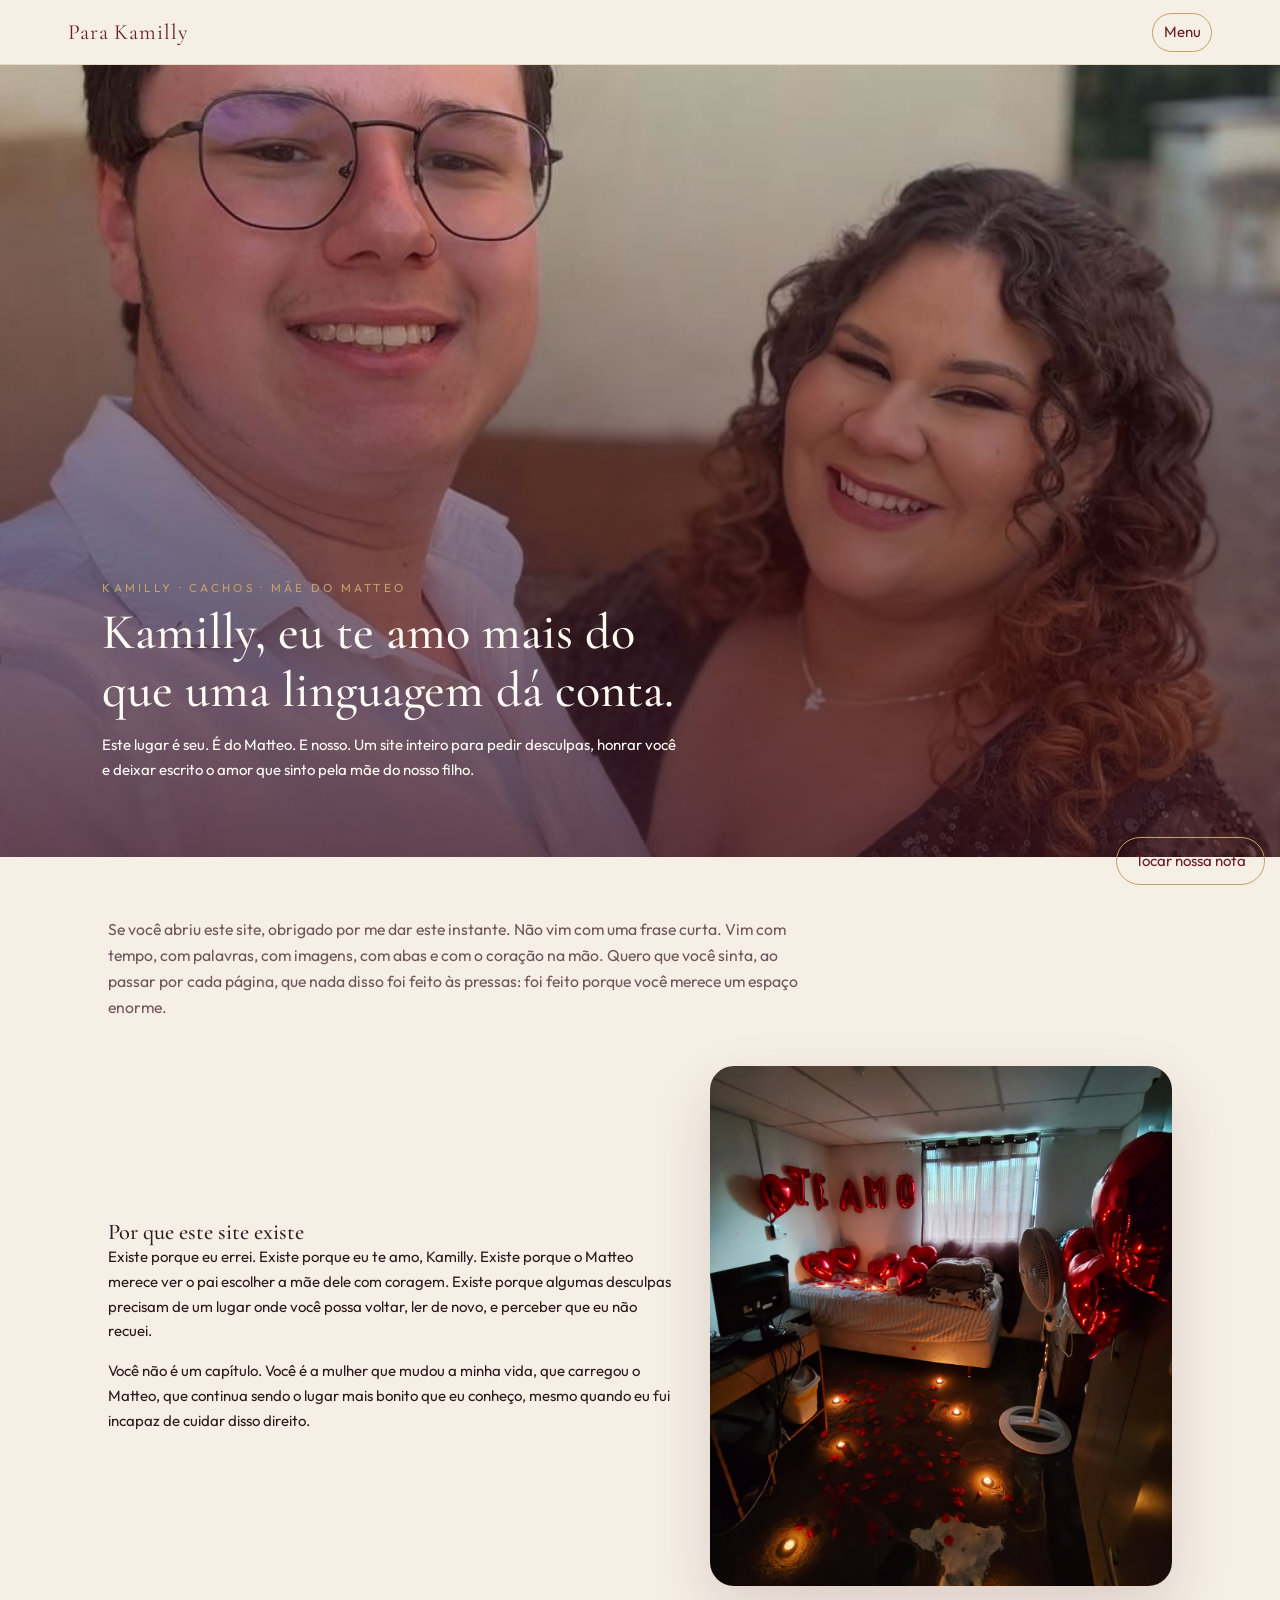
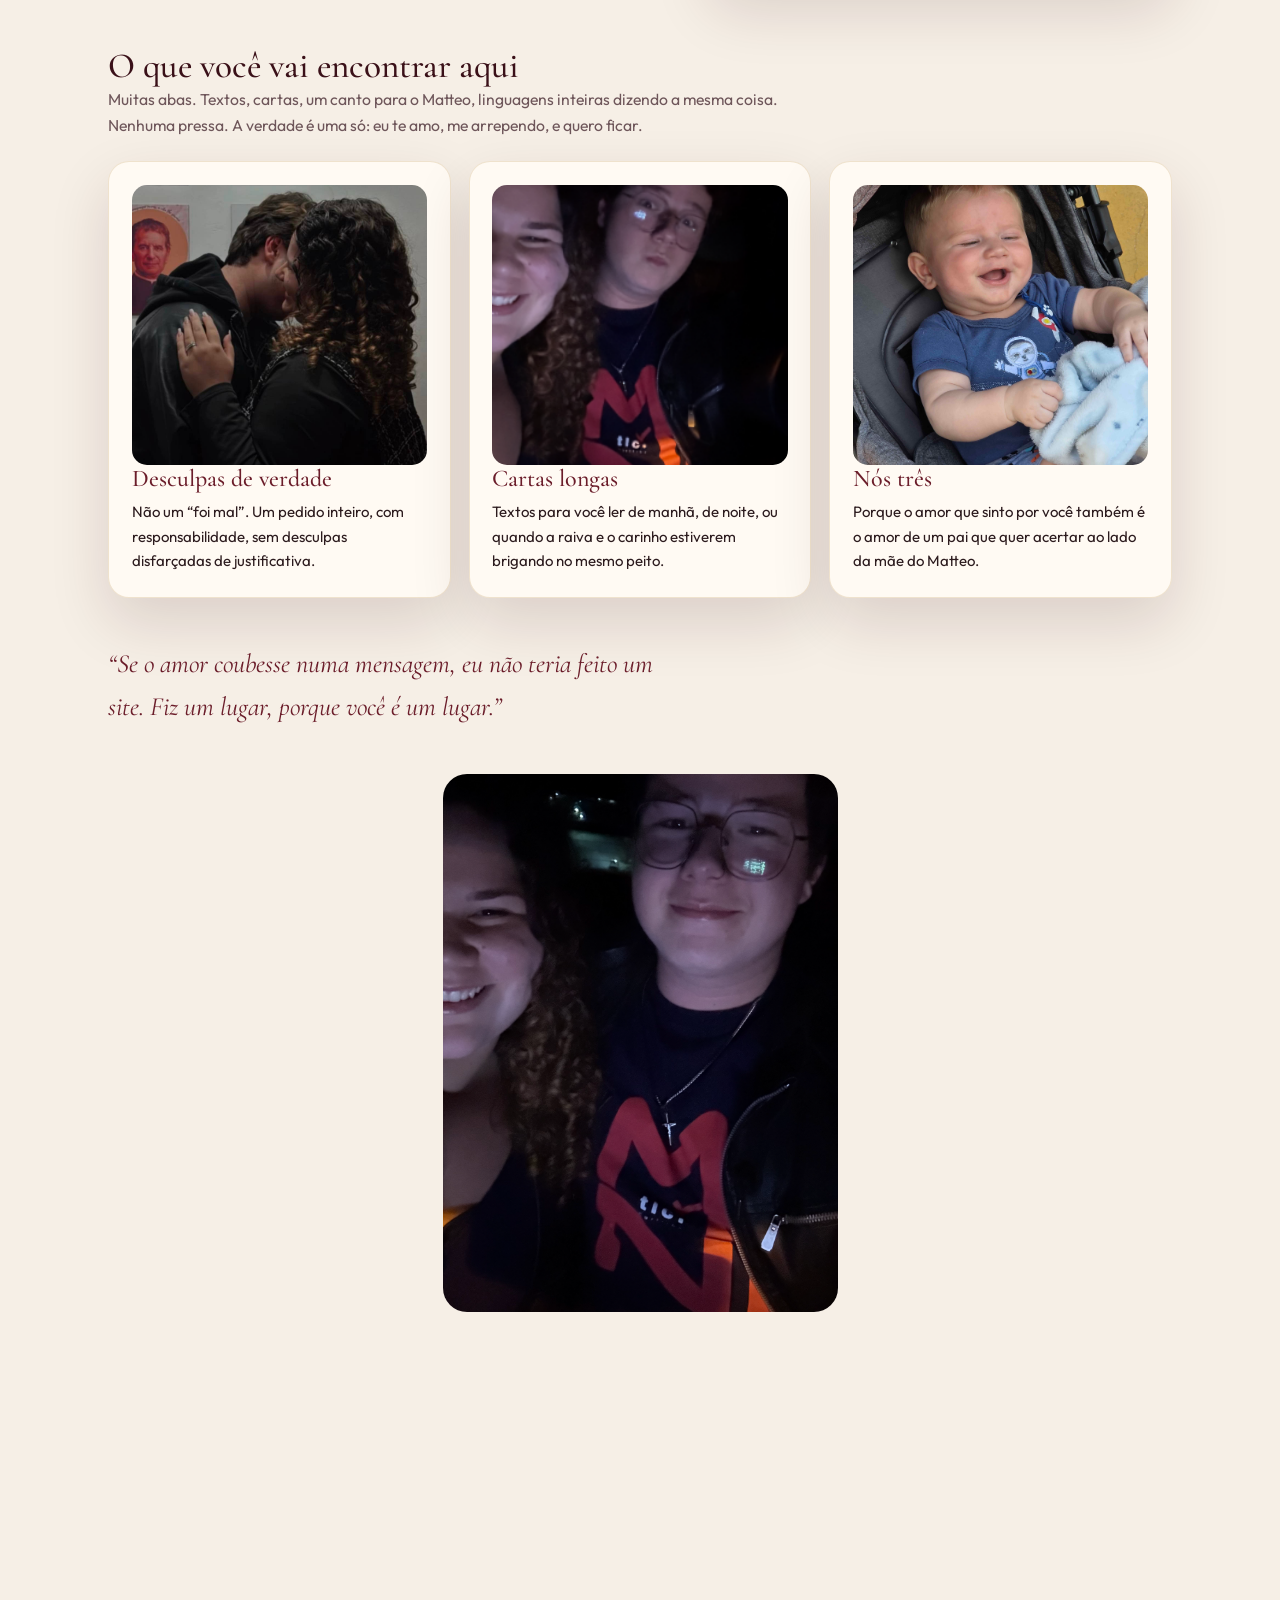
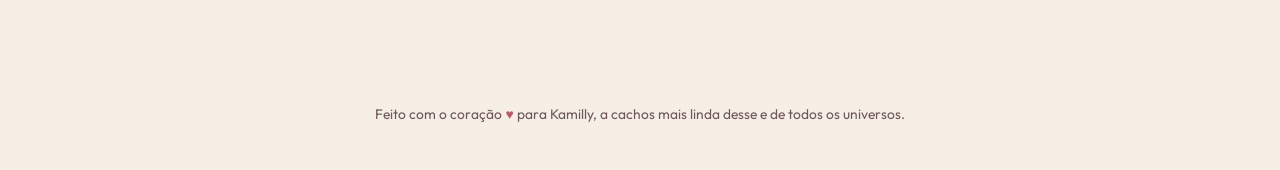
<file: inicio.html>
<!DOCTYPE html>
<html lang="pt-BR">
<head>
  <meta charset="UTF-8" />
  <meta name="viewport" content="width=device-width, initial-scale=1" />
  <meta http-equiv="Cache-Control" content="no-store" />
  <title>Para Kamilly. Com todo o meu amor</title>
  <link rel="preconnect" href="https://fonts.googleapis.com" />
  <link rel="preconnect" href="https://fonts.gstatic.com" crossorigin />
  <link href="https://fonts.googleapis.com/css2?family=Cormorant+Garamond:ital,wght@0,500;0,600;1,500&family=Outfit:wght@300;400;500&display=swap" rel="stylesheet" />
  <link rel="stylesheet" href="css/estilo.css?v=8" />
</head>
<body>
  <nav class="topo" data-nav></nav>
  <header class="hero">
    <img src="fotos/nos-dois-1.jpg" alt="Nós dois" />
    <div class="hero-texto">
      <p class="olho">Kamilly · Cachos · mãe do Matteo</p>
      <h1>Kamilly, eu te amo mais do que uma linguagem dá conta.</h1>
      <p>Este lugar é seu. É do Matteo. E nosso. Um site inteiro para pedir desculpas, honrar você e deixar escrito o amor que sinto pela mãe do nosso filho.</p>
    </div>
  </header>
  <main class="conteudo">
    <p class="intro">Se você abriu este site, obrigado por me dar este instante. Não vim com uma frase curta. Vim com tempo, com palavras, com imagens, com abas e com o coração na mão. Quero que você sinta, ao passar por cada página, que nada disso foi feito às pressas: foi feito porque você merece um espaço enorme.</p>
    <section class="grade-2">
      <div>
        <h2>Por que este site existe</h2>
        <p>Existe porque eu errei. Existe porque eu te amo, Kamilly. Existe porque o Matteo merece ver o pai escolher a mãe dele com coragem. Existe porque algumas desculpas precisam de um lugar onde você possa voltar, ler de novo, e perceber que eu não recuei.</p>
        <p style="margin-top:1rem">Você não é um capítulo. Você é a mulher que mudou a minha vida, que carregou o Matteo, que continua sendo o lugar mais bonito que eu conheço, mesmo quando eu fui incapaz de cuidar disso direito.</p>
      </div>
      <div class="moldura alta">
        <img src="fotos/surpresa-do-eu-te-amo.jpg" alt="Surpresa do eu te amo" />
      </div>
    </section>
    <section class="secao-titulo">
      <h2>O que você vai encontrar aqui</h2>
      <p class="intro">Muitas abas. Textos, cartas, um canto para o Matteo, linguagens inteiras dizendo a mesma coisa. Nenhuma pressa. A verdade é uma só: eu te amo, me arrependo, e quero ficar.</p>
    </section>
    <div class="grade-3">
      <article class="cartao">
        <img src="fotos/dia-do-pedido-de-namoro.jpg" alt="Dia do pedido de namoro" />
        <h3>Desculpas de verdade</h3>
        <p>Não um “foi mal”. Um pedido inteiro, com responsabilidade, sem desculpas disfarçadas de justificativa.</p>
      </article>
      <article class="cartao">
        <img src="fotos/primeiro-beijo.png" alt="Primeiro beijo" />
        <h3>Cartas longas</h3>
        <p>Textos para você ler de manhã, de noite, ou quando a raiva e o carinho estiverem brigando no mesmo peito.</p>
      </article>
      <article class="cartao">
        <img src="fotos/matteo-1.jpg" alt="Matteo" />
        <h3>Nós três</h3>
        <p>Porque o amor que sinto por você também é o amor de um pai que quer acertar ao lado da mãe do Matteo.</p>
      </article>
    </div>
    <blockquote class="citacao" style="margin:3rem 0">“Se o amor coubesse numa mensagem, eu não teria feito um site. Fiz um lugar, porque você é um lugar.”</blockquote>
    <div class="bloco-imagem retrato">
      <img src="fotos/apos-primeira-missa.png" alt="Após a primeira missa" />
    </div>
    <p>Passeia. Abre cada aba. Fica o tempo que precisar. Se alguma frase doer, está tudo bem: a verdade às vezes dói antes de aliviar. Se alguma frase aquecer, guarda. Eu escrevi todas pensando em você, na sua força, nos seus cachos, na sua forma de amar, e na chance que ainda peço.</p>
  </main>
  <section class="faixa">
    <h2>Eu sempre vou escolher você.</h2>
    <p>Hoje. Amanhã. Nas páginas seguintes. Na vida real, onde mais importa.</p>
  </section>
  <footer class="rodape">Feito com o coração <span class="coracao">♥</span> para Kamilly, a cachos mais linda desse e de todos os universos.</footer>
  <script src="js/site.js?v=9"></script>
</body>
</html>
</file>
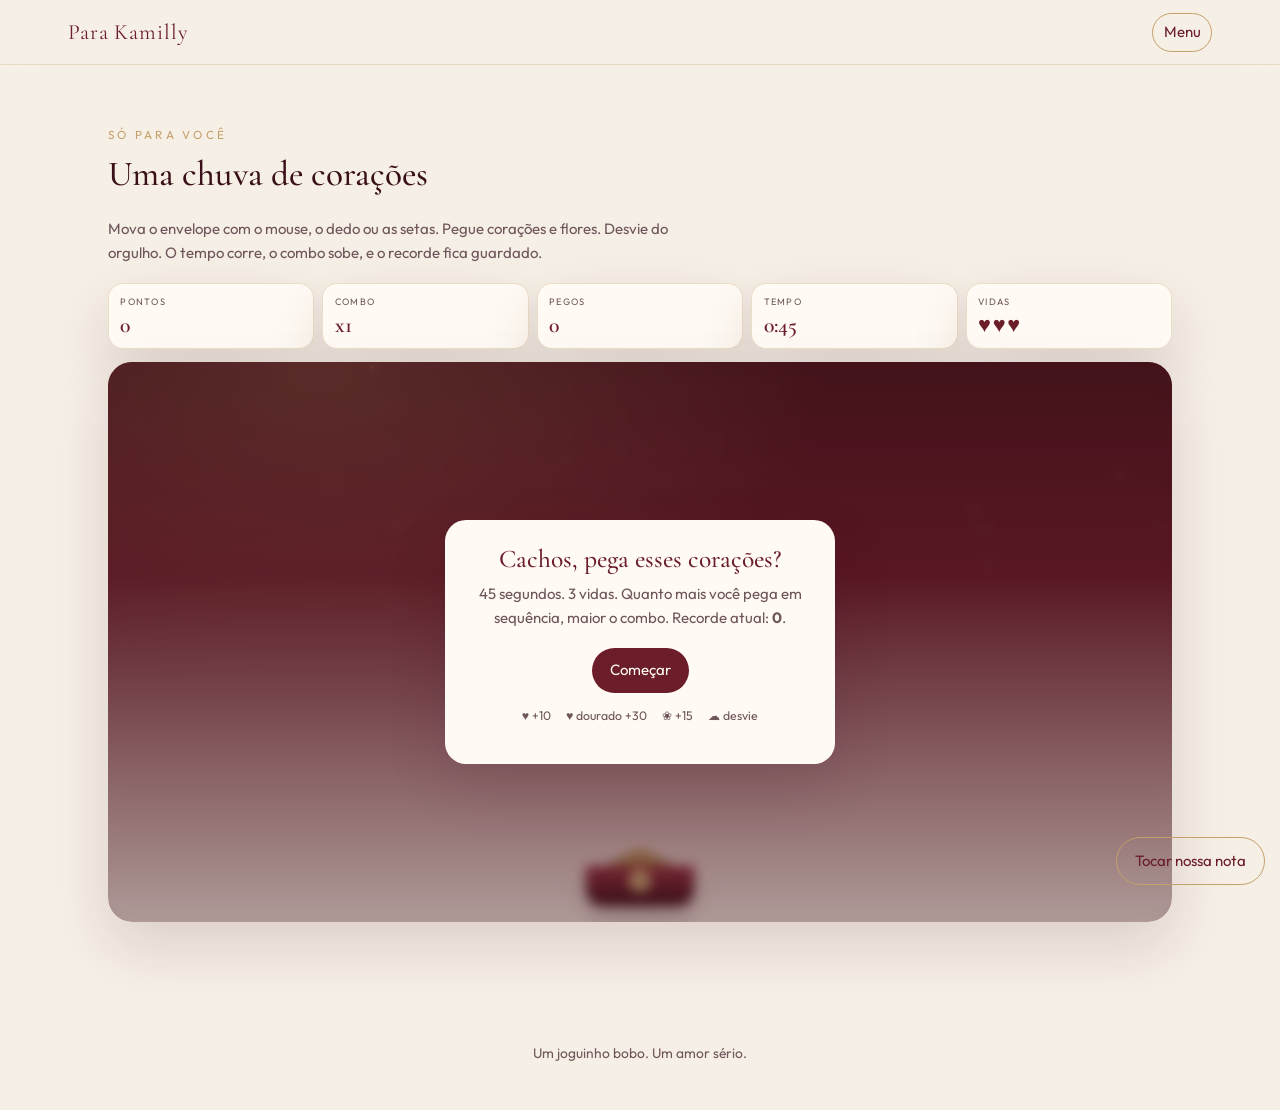
<file: jogo.html>
<!DOCTYPE html>
<html lang="pt-BR">
<head>
  <meta charset="UTF-8" />
  <meta name="viewport" content="width=device-width, initial-scale=1" />
  <title>Jogo — Para Cachos</title>
  <link rel="preconnect" href="https://fonts.googleapis.com" />
  <link rel="preconnect" href="https://fonts.gstatic.com" />
  <link href="https://fonts.googleapis.com/css2?family=Cormorant+Garamond:ital,wght@0,500;0,600;1,500&family=Outfit:wght@300;400;500&display=swap" rel="stylesheet" />
  <link rel="stylesheet" href="css/estilo.css?v=13" />
</head>
<body>
  <nav class="topo" data-nav></nav>
  <main class="conteudo jogo-pagina">
    <p class="olho">Só para você</p>
    <div class="secao-titulo" style="margin-top:0.6rem">
      <h2>Uma chuva de corações</h2>
    </div>
    <p class="jogo-intro">Mova o envelope com o mouse, o dedo ou as setas. Pegue corações e flores. Desvie do orgulho. O tempo corre, o combo sobe, e o recorde fica guardado.</p>
    <div class="jogo-placar">
      <div class="jogo-stat"><span>Pontos</span><strong data-jogo-pontos>0</strong></div>
      <div class="jogo-stat"><span>Combo</span><strong data-jogo-combo>x1</strong></div>
      <div class="jogo-stat"><span>Pegos</span><strong data-jogo-pegos>0</strong></div>
      <div class="jogo-stat"><span>Tempo</span><strong data-jogo-tempo>0:45</strong></div>
      <div class="jogo-stat"><span>Vidas</span><strong class="jogo-vidas" data-jogo-vidas>♥♥♥</strong></div>
    </div>
    <section class="jogo" data-jogo>
      <div class="jogo-ceu" data-jogo-ceu></div>
      <div class="jogo-cesta" data-cesta>
        <span class="aba"></span>
        <span class="corpo"></span>
        <span class="selo">♥</span>
      </div>
      <div class="jogo-painel" data-jogo-inicio>
        <div class="jogo-caixa">
          <h2>Cachos, pega esses corações?</h2>
          <p>45 segundos. 3 vidas. Quanto mais você pega em sequência, maior o combo. Recorde atual: <strong data-jogo-recorde>0</strong>.</p>
          <button class="botao" type="button" data-jogo-comecar>Começar</button>
          <p class="jogo-lenda"><span>♥ +10</span><span>♥ dourado +30</span><span>❀ +15</span><span>☁ desvie</span></p>
        </div>
      </div>
      <div class="jogo-painel oculto" data-jogo-fim>
        <div class="jogo-caixa">
          <h2 data-jogo-titulo-fim>Fim da chuva</h2>
          <div class="jogo-resultado">
            <p>Pontos <strong data-fim-pontos>0</strong></p>
            <p>Corações <strong data-fim-pegos>0</strong></p>
            <p>Melhor combo <strong data-fim-combo>x1</strong></p>
            <p>Recorde <strong data-fim-recorde>0</strong></p>
          </div>
          <p data-jogo-msg-fim>É assim que eu te amo: em números, em chuva, e ainda assim incompleto.</p>
          <button class="botao" type="button" data-jogo-de-novo>Jogar de novo</button>
        </div>
      </div>
    </section>
  </main>
  <footer class="rodape">Um joguinho bobo. Um amor sério.</footer>
  <script src="js/site.js?v=13"></script>
  <script src="js/jogo.js?v=2"></script>
</body>
</html>
</file>
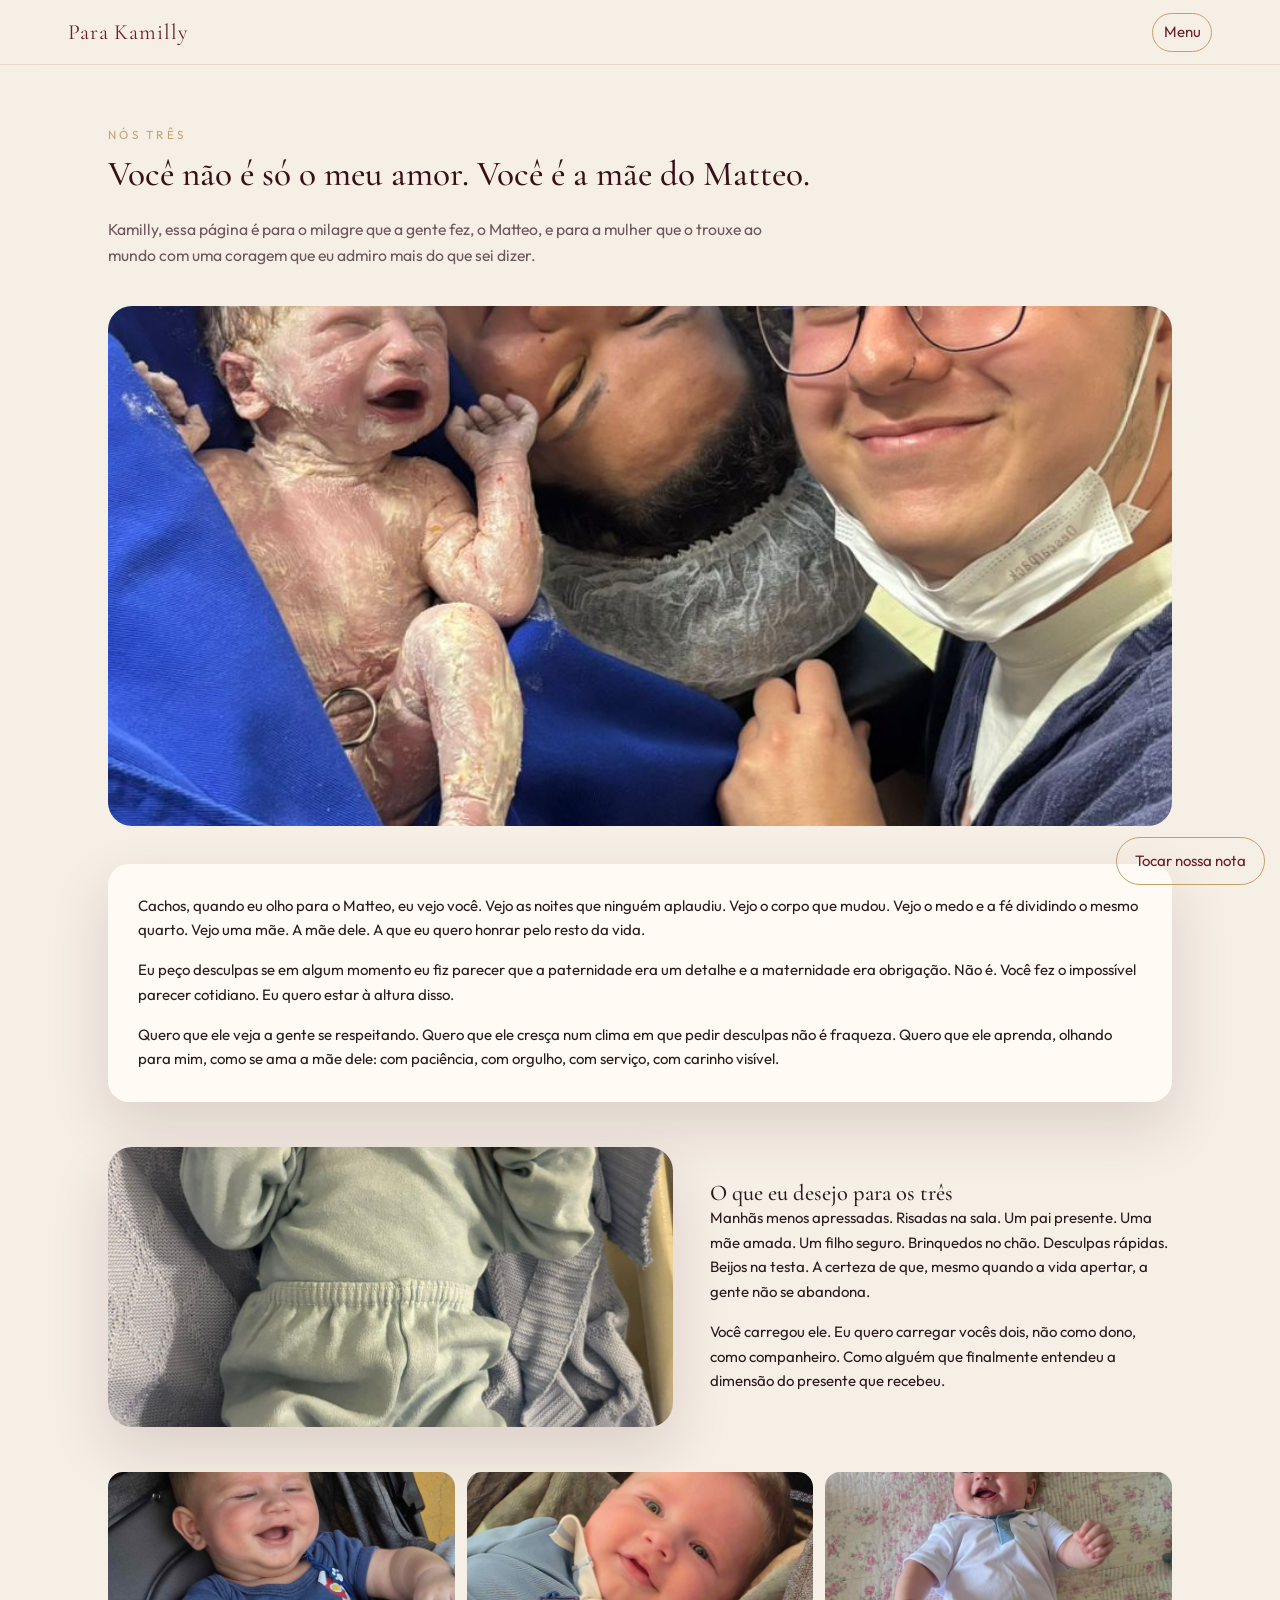
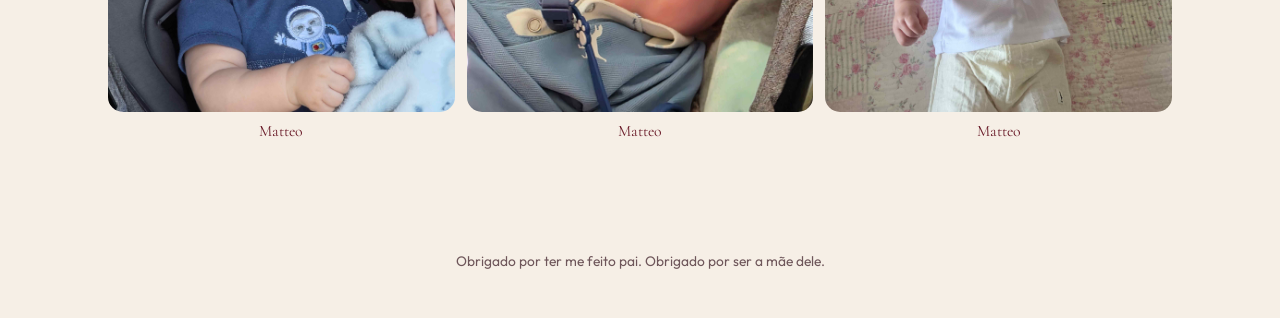
<file: nosso-filho.html>
<!DOCTYPE html>
<html lang="pt-BR">
<head>
  <meta charset="UTF-8" />
  <meta name="viewport" content="width=device-width, initial-scale=1" />
  <title>Matteo. Para Kamilly</title>
  <link rel="preconnect" href="https://fonts.googleapis.com" />
  <link rel="preconnect" href="https://fonts.gstatic.com" crossorigin />
  <link href="https://fonts.googleapis.com/css2?family=Cormorant+Garamond:ital,wght@0,500;0,600;1,500&family=Outfit:wght@300;400;500&display=swap" rel="stylesheet" />
  <link rel="stylesheet" href="css/estilo.css?v=5" />
</head>
<body>
  <nav class="topo" data-nav></nav>


  <main class="conteudo">
    <p class="olho">Nós três</p>
    <div class="secao-titulo" style="margin-top:0.6rem">
      <h2>Você não é só o meu amor. Você é a mãe do Matteo.</h2>
    </div>
    <p class="intro">Kamilly, essa página é para o milagre que a gente fez, o Matteo, e para a mulher que o trouxe ao mundo com uma coragem que eu admiro mais do que sei dizer.</p>

    <div class="bloco-imagem">
      <img src="fotos/nascimento-do-matteo.jpg" alt="Nascimento do Matteo" />
    </div>

    <article class="carta">
      <p>Cachos, quando eu olho para o Matteo, eu vejo você. Vejo as noites que ninguém aplaudiu. Vejo o corpo que mudou. Vejo o medo e a fé dividindo o mesmo quarto. Vejo uma mãe. A mãe dele. A que eu quero honrar pelo resto da vida.</p>
      <p>Eu peço desculpas se em algum momento eu fiz parecer que a paternidade era um detalhe e a maternidade era obrigação. Não é. Você fez o impossível parecer cotidiano. Eu quero estar à altura disso.</p>
      <p>Quero que ele veja a gente se respeitando. Quero que ele cresça num clima em que pedir desculpas não é fraqueza. Quero que ele aprenda, olhando para mim, como se ama a mãe dele: com paciência, com orgulho, com serviço, com carinho visível.</p>
    </article>

    <div class="grade-2">
      <div class="moldura">
        <img src="fotos/primeiro-dia-de-vida.jpg" alt="Primeiro dia de vida do Matteo" />
      </div>
      <div>
        <h2>O que eu desejo para os três</h2>
        <p>Manhãs menos apressadas. Risadas na sala. Um pai presente. Uma mãe amada. Um filho seguro. Brinquedos no chão. Desculpas rápidas. Beijos na testa. A certeza de que, mesmo quando a vida apertar, a gente não se abandona.</p>
        <p style="margin-top:1rem">Você carregou ele. Eu quero carregar vocês dois, não como dono, como companheiro. Como alguém que finalmente entendeu a dimensão do presente que recebeu.</p>
      </div>
    </div>
    <div class="galeria" style="margin-top:2.2rem">
      <figure>
        <img data-zoom src="fotos/matteo-1.jpg" alt="Matteo" />
        <figcaption>Matteo</figcaption>
      </figure>
      <figure>
        <img data-zoom src="fotos/matteo-2.jpg" alt="Matteo" />
        <figcaption>Matteo</figcaption>
      </figure>
      <figure>
        <img data-zoom src="fotos/matteo-3.jpg" alt="Matteo" />
        <figcaption>Matteo</figcaption>
      </figure>
    </div>
  </main>
  <div class="lightbox"><img alt="Imagem ampliada" /></div>
  <footer class="rodape">Obrigado por ter me feito pai. Obrigado por ser a mãe dele.</footer>
  <script src="js/site.js?v=5"></script>
</body>
</html>
</file>
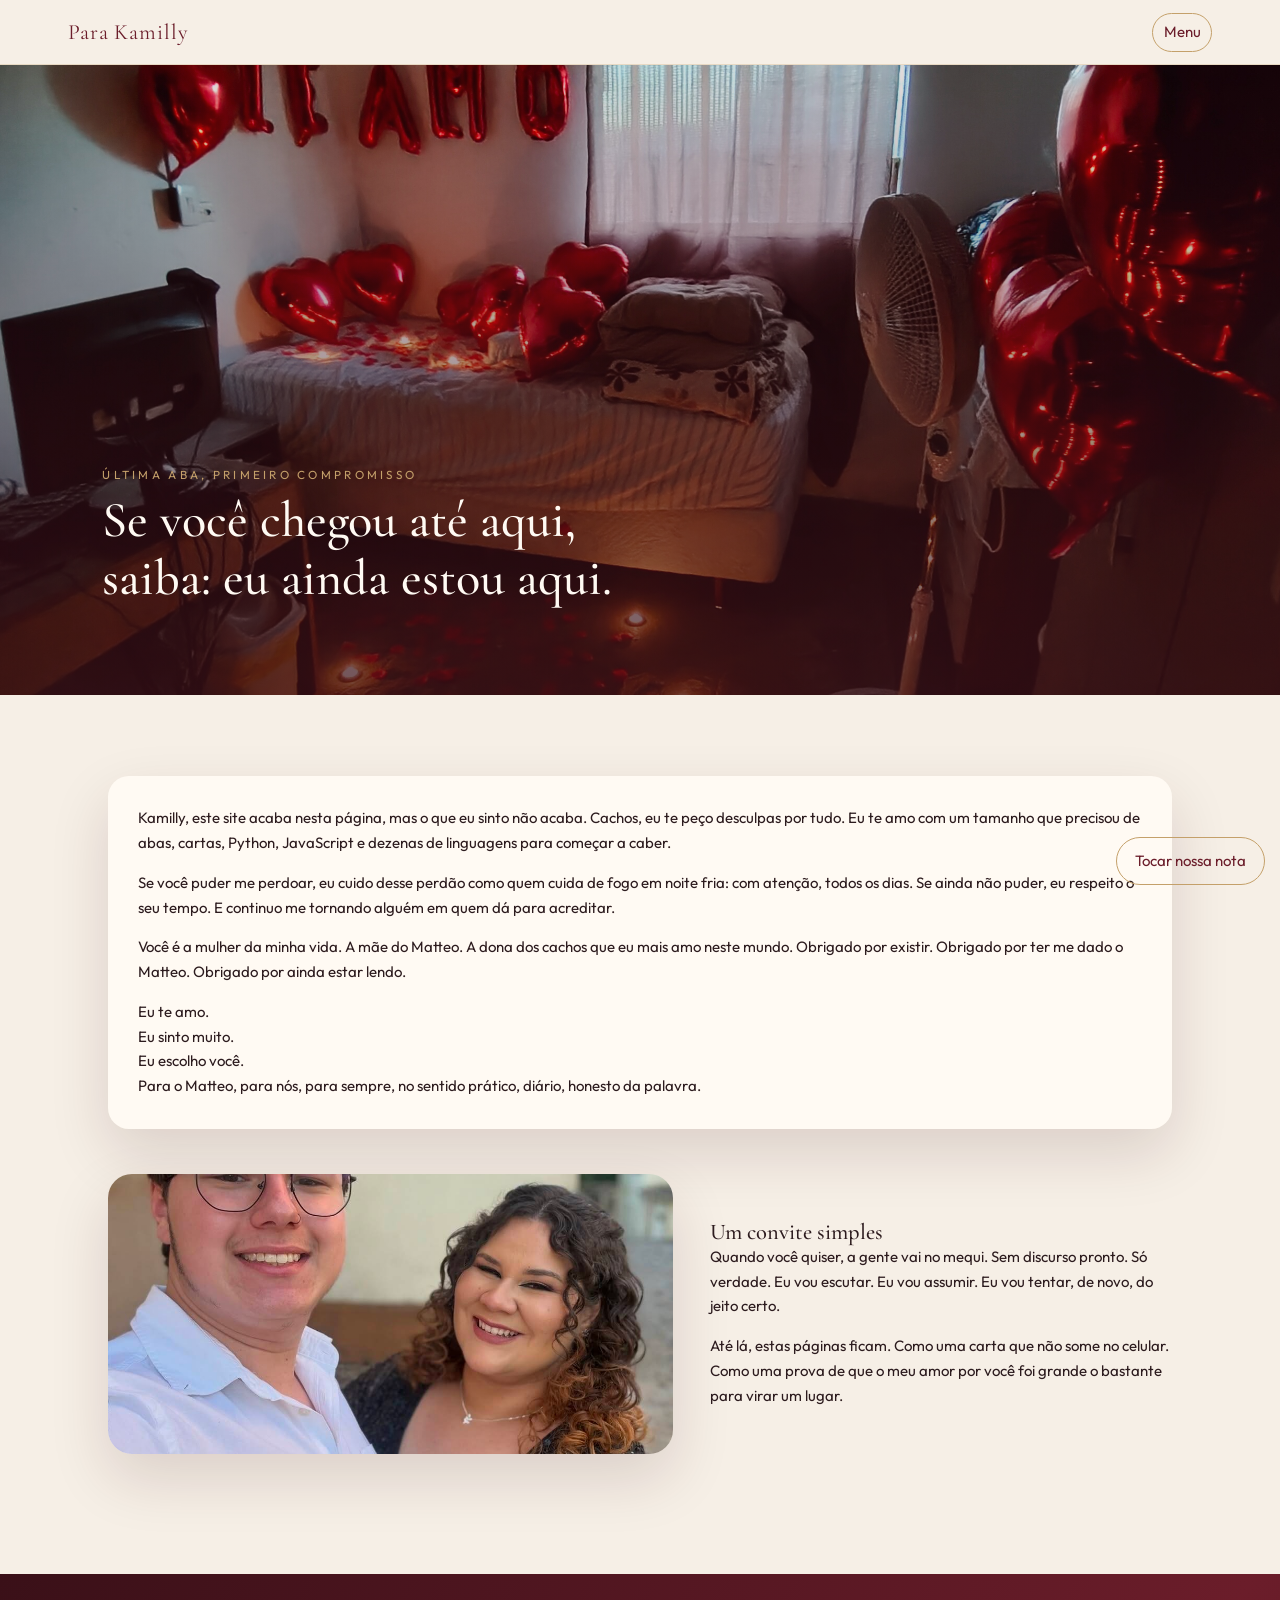
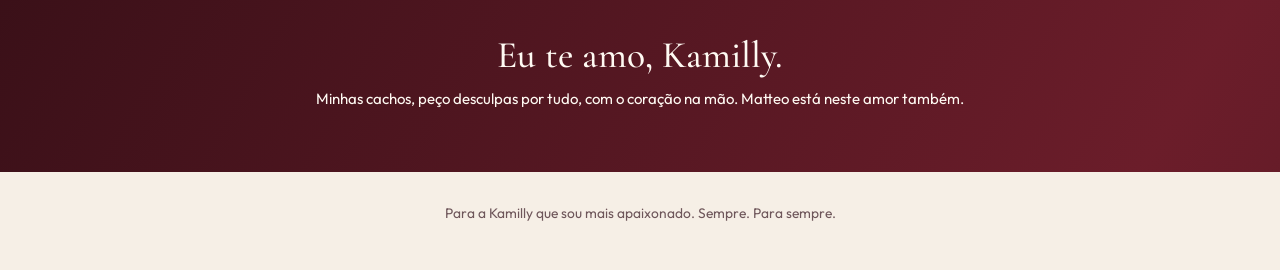
<file: para-sempre.html>
<!DOCTYPE html>
<html lang="pt-BR">
<head>
  <meta charset="UTF-8" />
  <meta name="viewport" content="width=device-width, initial-scale=1" />
  <title>Para sempre. Kamilly</title>
  <link rel="preconnect" href="https://fonts.googleapis.com" />
  <link rel="preconnect" href="https://fonts.gstatic.com" crossorigin />
  <link href="https://fonts.googleapis.com/css2?family=Cormorant+Garamond:ital,wght@0,500;0,600;1,500&family=Outfit:wght@300;400;500&display=swap" rel="stylesheet" />
  <link rel="stylesheet" href="css/estilo.css?v=5" />
</head>
<body>
  <nav class="topo" data-nav></nav>


  <header class="hero capa-surpresa" style="min-height:70vh">
    <img src="fotos/surpresa-do-eu-te-amo.jpg" alt="Surpresa do eu te amo" />
    <div class="hero-texto">
      <p class="olho">Última aba, primeiro compromisso</p>
      <h1>Se você chegou até aqui, saiba: eu ainda estou aqui.</h1>
    </div>
  </header>

  <main class="conteudo">
    <article class="carta">
      <p>Kamilly, este site acaba nesta página, mas o que eu sinto não acaba. Cachos, eu te peço desculpas por tudo. Eu te amo com um tamanho que precisou de abas, cartas, Python, JavaScript e dezenas de linguagens para começar a caber.</p>
      <p>Se você puder me perdoar, eu cuido desse perdão como quem cuida de fogo em noite fria: com atenção, todos os dias. Se ainda não puder, eu respeito o seu tempo. E continuo me tornando alguém em quem dá para acreditar.</p>
      <p>Você é a mulher da minha vida. A mãe do Matteo. A dona dos cachos que eu mais amo neste mundo. Obrigado por existir. Obrigado por ter me dado o Matteo. Obrigado por ainda estar lendo.</p>
      <p>Eu te amo.<br />Eu sinto muito.<br />Eu escolho você.<br />Para o Matteo, para nós, para sempre, no sentido prático, diário, honesto da palavra.</p>
    </article>

    <div class="grade-2">
      <div class="moldura">
        <img src="fotos/nos-dois-1.jpg" alt="Nós dois" />
      </div>
      <div>
        <h2>Um convite simples</h2>
        <p>Quando você quiser, a gente vai no mequi. Sem discurso pronto. Só verdade. Eu vou escutar. Eu vou assumir. Eu vou tentar, de novo, do jeito certo.</p>
        <p style="margin-top:1rem">Até lá, estas páginas ficam. Como uma carta que não some no celular. Como uma prova de que o meu amor por você foi grande o bastante para virar um lugar.</p>
      </div>
    </div>
  </main>

  <section class="faixa">
    <h2>Eu te amo, Kamilly.</h2>
    <p>Minhas cachos, peço desculpas por tudo, com o coração na mão. Matteo está neste amor também.</p>
  </section>
  <footer class="rodape">Para a Kamilly que sou mais apaixonado. Sempre. Para sempre.</footer>
  <script src="js/site.js?v=5"></script>
</body>
</html>
</file>
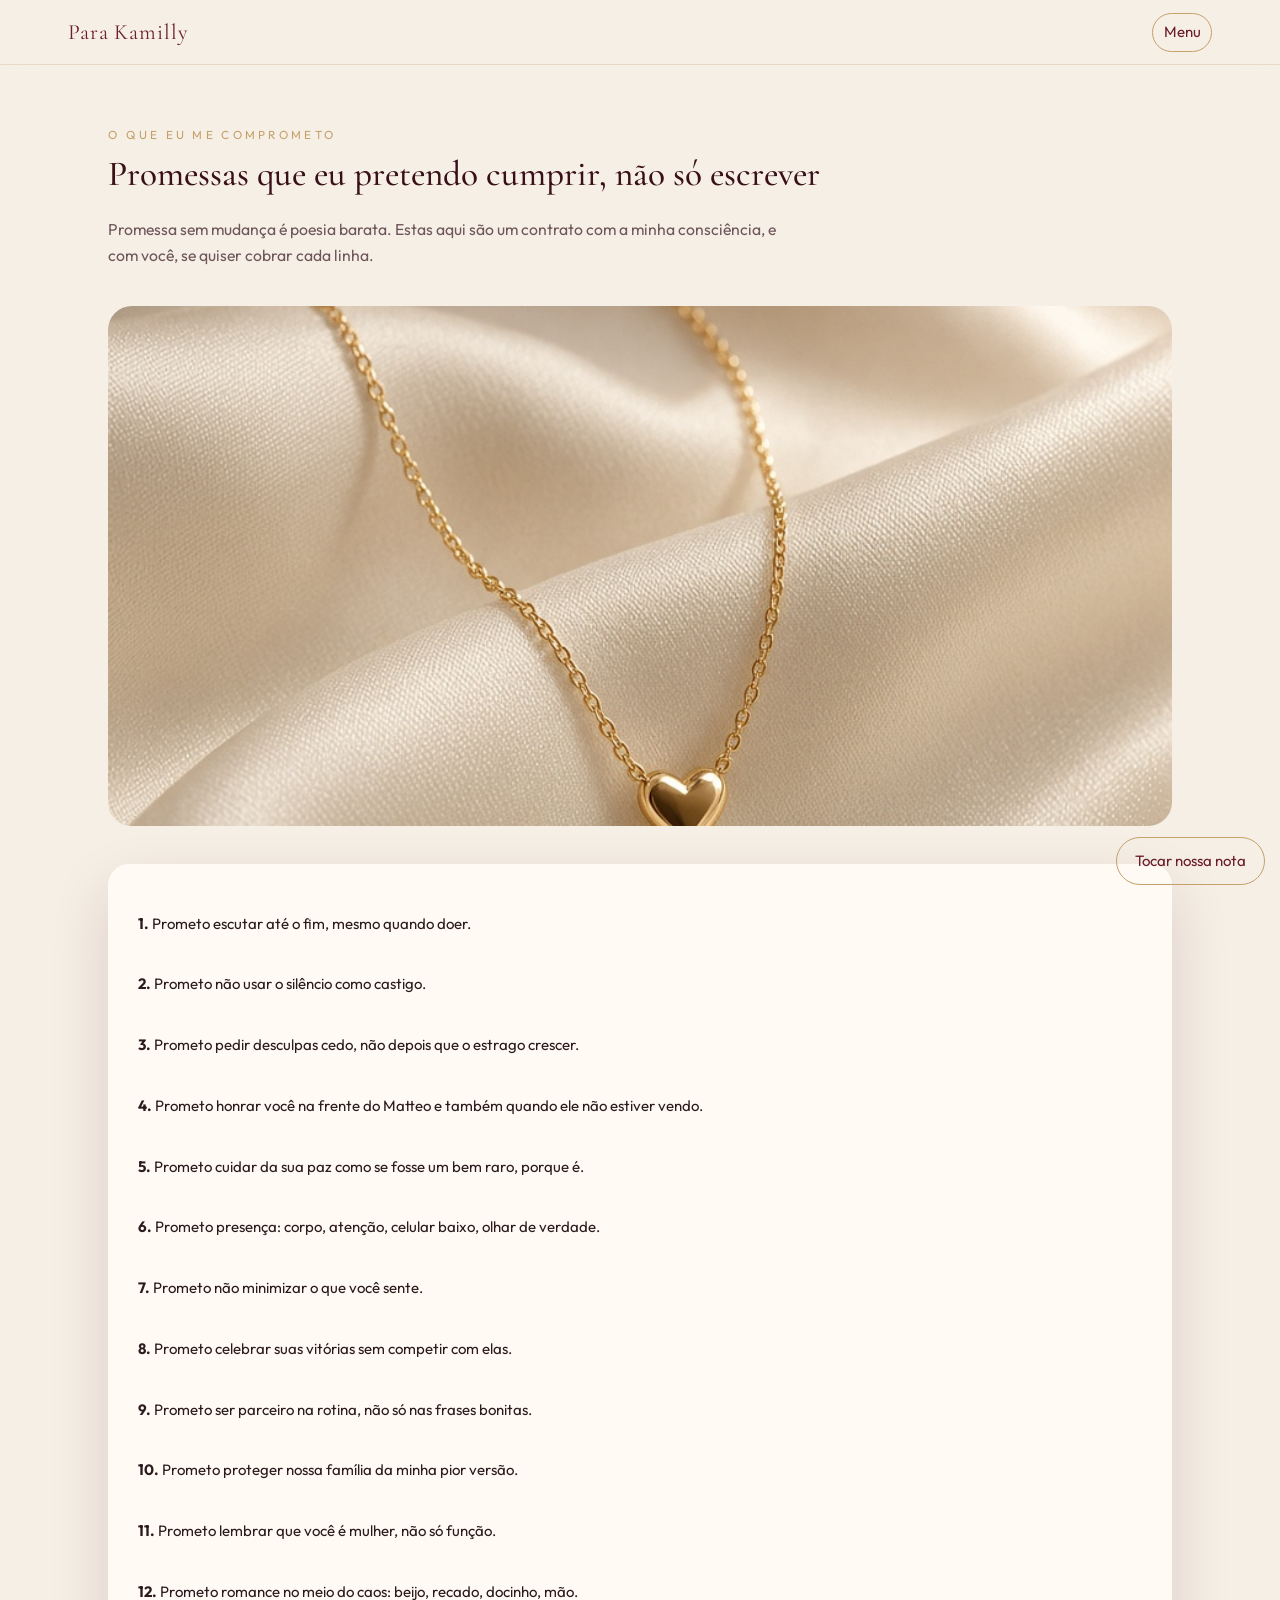
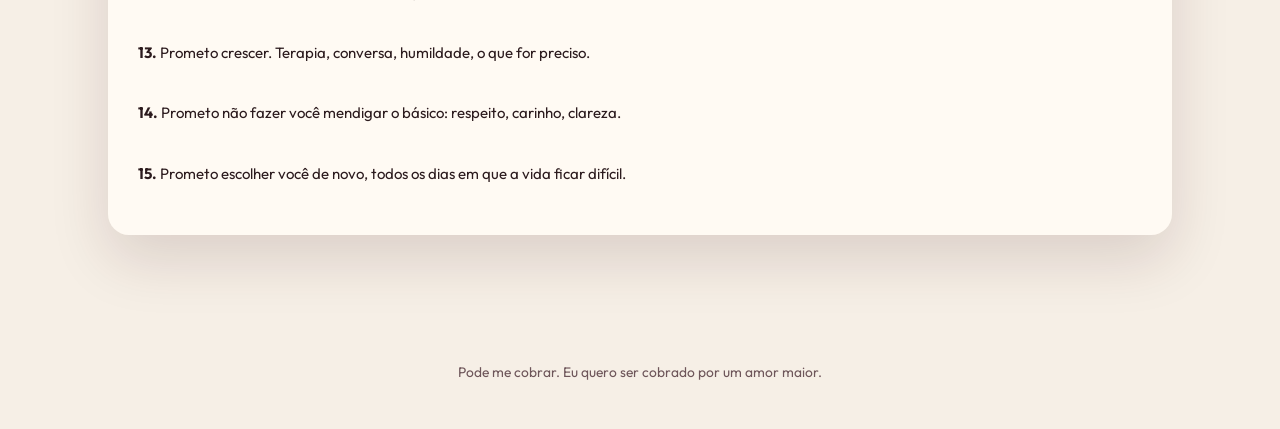
<file: promessas.html>
<!DOCTYPE html>
<html lang="pt-BR">
<head>
  <meta charset="UTF-8" />
  <meta name="viewport" content="width=device-width, initial-scale=1" />
  <title>Promessas. Para Cachos</title>
  <link rel="preconnect" href="https://fonts.googleapis.com" />
  <link rel="preconnect" href="https://fonts.gstatic.com" crossorigin />
  <link href="https://fonts.googleapis.com/css2?family=Cormorant+Garamond:ital,wght@0,500;0,600;1,500&family=Outfit:wght@300;400;500&display=swap" rel="stylesheet" />
  <link rel="stylesheet" href="css/estilo.css?v=5" />
</head>
<body>
  <nav class="topo" data-nav></nav>


  <main class="conteudo">
    <p class="olho">O que eu me comprometo</p>
    <div class="secao-titulo" style="margin-top:0.6rem">
      <h2>Promessas que eu pretendo cumprir, não só escrever</h2>
    </div>
    <p class="intro">Promessa sem mudança é poesia barata. Estas aqui são um contrato com a minha consciência, e com você, se quiser cobrar cada linha.</p>
    <div class="bloco-imagem">
      <img src="imagens/colar.jpg" alt="Colar de coração" />
    </div>

    <div class="carta">
      <div class="promessa"><strong>1.</strong> Prometo escutar até o fim, mesmo quando doer.</div>
      <div class="promessa"><strong>2.</strong> Prometo não usar o silêncio como castigo.</div>
      <div class="promessa"><strong>3.</strong> Prometo pedir desculpas cedo, não depois que o estrago crescer.</div>
      <div class="promessa"><strong>4.</strong> Prometo honrar você na frente do Matteo e também quando ele não estiver vendo.</div>
      <div class="promessa"><strong>5.</strong> Prometo cuidar da sua paz como se fosse um bem raro, porque é.</div>
      <div class="promessa"><strong>6.</strong> Prometo presença: corpo, atenção, celular baixo, olhar de verdade.</div>
      <div class="promessa"><strong>7.</strong> Prometo não minimizar o que você sente.</div>
      <div class="promessa"><strong>8.</strong> Prometo celebrar suas vitórias sem competir com elas.</div>
      <div class="promessa"><strong>9.</strong> Prometo ser parceiro na rotina, não só nas frases bonitas.</div>
      <div class="promessa"><strong>10.</strong> Prometo proteger nossa família da minha pior versão.</div>
      <div class="promessa"><strong>11.</strong> Prometo lembrar que você é mulher, não só função.</div>
      <div class="promessa"><strong>12.</strong> Prometo romance no meio do caos: beijo, recado, docinho, mão.</div>
      <div class="promessa"><strong>13.</strong> Prometo crescer. Terapia, conversa, humildade, o que for preciso.</div>
      <div class="promessa"><strong>14.</strong> Prometo não fazer você mendigar o básico: respeito, carinho, clareza.</div>
      <div class="promessa"><strong>15.</strong> Prometo escolher você de novo, todos os dias em que a vida ficar difícil.</div>
    </div>
  </main>
  <footer class="rodape">Pode me cobrar. Eu quero ser cobrado por um amor maior.</footer>
  <script src="js/site.js?v=5"></script>
</body>
</html>
</file>
<file: css/estilo.css>
:root {
  --creme: #f6efe6;
  --papel: #fffaf3;
  --vinho: #6b1d2a;
  --vinho-escuro: #3a1018;
  --rosa: #b85a6a;
  --ouro: #c4a06a;
  --texto: #2c1b1e;
  --suave: #6e565a;
  --sombra: 0 24px 60px rgba(58, 16, 24, 0.14);
}

* {
  box-sizing: border-box;
  margin: 0;
  padding: 0;
}

html {
  scroll-behavior: smooth;
  font-size: 15px;
}

body {
  font-family: "Outfit", sans-serif;
  background: var(--creme);
  color: var(--texto);
  line-height: 1.65;
  min-height: 100vh;
}

img {
  max-width: 100%;
  display: block;
}

a {
  color: inherit;
  text-decoration: none;
}

.topo {
  position: sticky;
  top: 0;
  z-index: 40;
  background: rgba(246, 239, 230, 0.92);
  backdrop-filter: blur(16px);
  border-bottom: 1px solid rgba(196, 160, 106, 0.28);
}

.topo-interno {
  position: relative;
}

.topo-interno {
  max-width: 1180px;
  margin: 0 auto;
  padding: 0.85rem 1.2rem;
  display: flex;
  align-items: center;
  justify-content: space-between;
  gap: 1rem;
}

.marca {
  font-family: "Cormorant Garamond", serif;
  font-size: 1.45rem;
  letter-spacing: 0.04em;
  color: var(--vinho);
  line-height: 1.15;
  white-space: nowrap;
}

.marca small {
  display: block;
  font-family: "Outfit", sans-serif;
  font-size: 0.62rem;
  letter-spacing: 0.14em;
  text-transform: uppercase;
  color: var(--suave);
  margin-top: 0.15rem;
}

.menu-btn {
  display: inline-flex;
  border: 1px solid var(--ouro);
  background: transparent;
  color: var(--vinho);
  padding: 0.4rem 0.7rem;
  border-radius: 999px;
  font: inherit;
  cursor: pointer;
}

.abas {
  display: none;
  position: absolute;
  right: 1rem;
  top: 4.2rem;
  background: var(--papel);
  flex-direction: column;
  flex-wrap: nowrap;
  gap: 0.35rem;
  padding: 0.6rem;
  border-radius: 1rem;
  box-shadow: var(--sombra);
  width: min(86vw, 280px);
  max-height: 70vh;
  overflow: auto;
  z-index: 50;
}

.abas.aberto {
  display: flex;
}

.abas a {
  font-size: 0.82rem;
  letter-spacing: 0.06em;
  text-transform: uppercase;
  padding: 0.45rem 0.7rem;
  border-radius: 999px;
  color: var(--suave);
}

.abas a:hover,
.abas a.ativa {
  background: var(--vinho);
  color: var(--papel);
}

.hero {
  position: relative;
  z-index: 2;
  min-height: 88vh;
  display: grid;
  place-items: end start;
  overflow: hidden;
}

.hero img {
  position: absolute;
  inset: 0;
  width: 100%;
  height: 100%;
  object-fit: cover;
  animation: kenburns 22s ease-in-out infinite alternate;
}

.hero.capa-surpresa img {
  object-position: center 42%;
  animation: none;
}

.hero::after {
  content: "";
  position: absolute;
  inset: 0;
  background: linear-gradient(180deg, rgba(58, 16, 24, 0.15) 0%, rgba(58, 16, 24, 0.72) 100%);
}

.hero-texto {
  position: relative;
  z-index: 2;
  padding: 4rem 8vw 5rem;
  color: var(--papel);
  max-width: 780px;
  animation: entraHero 0.9s ease;
}

.olho {
  letter-spacing: 0.28em;
  text-transform: uppercase;
  font-size: 0.78rem;
  color: var(--ouro);
}

h1,
h2,
h3 {
  font-family: "Cormorant Garamond", serif;
  font-weight: 500;
  line-height: 1.15;
}

.hero h1 {
  font-size: clamp(1.85rem, 4.6vw, 3.35rem);
  margin: 0.5rem 0 0.85rem;
}

.conteudo {
  max-width: 1100px;
  margin: 0 auto;
  padding: 4rem 1.2rem 5rem;
}

.intro {
  font-size: 1.05rem;
  color: var(--suave);
  max-width: 46rem;
}

.grade-2 {
  display: grid;
  grid-template-columns: 1.1fr 0.9fr;
  gap: 2.5rem;
  align-items: center;
  margin: 3rem 0;
}

.grade-3 {
  display: grid;
  grid-template-columns: repeat(3, 1fr);
  gap: 1.2rem;
}

.cartao {
  background: var(--papel);
  border: 1px solid rgba(196, 160, 106, 0.28);
  border-radius: 1.4rem;
  padding: 1.5rem;
  box-shadow: var(--sombra);
  transition: transform 0.45s ease, box-shadow 0.45s ease;
}

.cartao:hover {
  transform: translateY(-8px);
  box-shadow: 0 28px 70px rgba(58, 16, 24, 0.2);
}

.cartao h3 {
  font-size: 1.6rem;
  color: var(--vinho);
  margin-bottom: 0.5rem;
}

.cartao img,
.moldura img {
  border-radius: 1rem;
  width: 100%;
  height: 280px;
  object-fit: cover;
}

.moldura {
  border-radius: 1.6rem;
  overflow: hidden;
  box-shadow: var(--sombra);
}

.moldura.alta img {
  height: 520px;
}

.secao-titulo {
  margin: 4rem 0 1.5rem;
}

.secao-titulo h2 {
  font-size: clamp(1.55rem, 3.2vw, 2.35rem);
  color: var(--vinho-escuro);
}

.lista-frases {
  display: grid;
  gap: 0.8rem;
}

.frase {
  background: var(--papel);
  border-left: 4px solid var(--vinho);
  padding: 1rem 1.2rem;
  border-radius: 0 1rem 1rem 0;
}

.motivo {
  display: grid;
  grid-template-columns: auto 1fr;
  gap: 0.9rem;
  padding: 1rem 0;
  border-bottom: 1px solid rgba(107, 29, 42, 0.12);
}

.numero {
  font-family: "Cormorant Garamond", serif;
  color: var(--ouro);
  font-size: 1.5rem;
  min-width: 2.4rem;
}

.carta {
  background: var(--papel);
  padding: 2rem;
  border-radius: 1.4rem;
  margin: 1.4rem 0;
  box-shadow: var(--sombra);
}

.carta p + p {
  margin-top: 1rem;
}

.carta.para-abrir {
  background: transparent;
  padding: 0;
  box-shadow: none;
  perspective: 900px;
}

.carta-frente {
  position: relative;
  display: block;
  width: 100%;
  border: 0;
  cursor: pointer;
  font: inherit;
  color: #f6efe6;
  text-align: center;
  min-height: 168px;
  padding: 2.6rem 1.4rem 1.35rem;
  background: linear-gradient(165deg, #9a3344 0%, #6b1d2a 48%, #3a1018 100%);
  border-radius: 1.35rem;
  box-shadow: var(--sombra);
  overflow: hidden;
  transform-style: preserve-3d;
}

.carta-aba {
  position: absolute;
  top: 0;
  left: 0;
  right: 0;
  height: 78px;
  background: linear-gradient(180deg, #b85a6a, #8a2434);
  clip-path: polygon(0 0, 100% 0, 50% 100%);
  transform-origin: top center;
  transition: transform 0.7s ease, opacity 0.7s ease;
  filter: drop-shadow(0 8px 10px rgba(58, 16, 24, 0.2));
  z-index: 2;
  pointer-events: none;
}

.carta-miolo {
  position: relative;
  z-index: 3;
  display: grid;
  gap: 0.45rem;
  place-items: center;
}

.carta-selo {
  width: 48px;
  height: 48px;
  border-radius: 50%;
  background: radial-gradient(circle at 35% 30%, #e8c98a, var(--ouro) 48%, #8a6a32);
  color: var(--vinho-escuro);
  display: grid;
  place-items: center;
  font-size: 1.15rem;
  box-shadow: 0 8px 16px rgba(58, 16, 24, 0.28);
  animation: pulsa 2.2s ease-in-out infinite;
}

.carta-nome {
  font-family: "Cormorant Garamond", serif;
  font-size: 1.35rem;
  letter-spacing: 0.02em;
  line-height: 1.25;
  max-width: 28rem;
}

.carta-toque {
  font-size: 0.72rem;
  letter-spacing: 0.16em;
  text-transform: uppercase;
  color: rgba(246, 239, 230, 0.72);
}

.carta-folha {
  display: grid;
  grid-template-rows: 0fr;
  opacity: 0;
  transform: translateY(-14px);
  background: var(--papel);
  border-radius: 0 0 1.35rem 1.35rem;
  box-shadow: var(--sombra);
  transition: grid-template-rows 0.65s ease, opacity 0.28s ease, transform 0.45s ease;
}

.carta-folha-miolo {
  overflow: hidden;
  min-height: 0;
  padding: 1.45rem 1.8rem 1.8rem;
}

.carta-folha h3 {
  font-family: "Cormorant Garamond", serif;
  color: var(--vinho);
  font-size: 1.45rem;
  margin-bottom: 0.7rem;
}

.carta.aberta .carta-frente {
  border-radius: 1.35rem 1.35rem 0 0;
  min-height: 0;
  padding: 1.05rem 1.4rem 0.9rem;
}

.carta.aberta .carta-aba {
  transform: rotateX(-165deg);
  opacity: 0.35;
}

.carta.aberta .carta-selo {
  animation: none;
  transform: scale(0.78);
  width: 36px;
  height: 36px;
  font-size: 0.9rem;
}

.carta.aberta .carta-folha {
  grid-template-rows: 1fr;
  opacity: 1;
  transform: none;
  transition: grid-template-rows 0.85s ease, opacity 0.5s 0.22s ease, transform 0.7s 0.12s ease;
}

@media (prefers-reduced-motion: reduce) {
  .carta.para-abrir .carta-folha {
    transition: none;
  }
}

.promessa {
  padding: 1.2rem 0;
}

.galeria {
  display: grid;
  grid-template-columns: repeat(3, 1fr);
  gap: 1rem 0.8rem;
}

.galeria figure {
  margin: 0;
}

.galeria figcaption {
  margin-top: 0.45rem;
  text-align: center;
  font-family: "Cormorant Garamond", serif;
  font-size: 1.05rem;
  color: var(--vinho);
}

.galeria img {
  width: 100%;
  height: 240px;
  object-fit: cover;
  border-radius: 1rem;
  cursor: zoom-in;
  transition: transform 0.7s ease, filter 0.7s ease;
}

.galeria img:hover {
  transform: scale(1.05);
  filter: saturate(1.12);
}

.faixa {
  background: linear-gradient(120deg, #3a1018 0%, #6b1d2a 45%, #3a1018 100%);
  background-size: 200% 200%;
  animation: brilho 10s ease infinite;
  color: var(--papel);
  padding: 4rem 1.2rem;
  text-align: center;
}

.faixa h2 {
  font-size: clamp(1.55rem, 4vw, 2.5rem);
  margin-bottom: 0.7rem;
}

.rodape {
  padding: 2rem 1.2rem 3rem;
  text-align: center;
  color: var(--suave);
  font-size: 0.92rem;
}

.coracao {
  color: var(--rosa);
}

.lightbox {
  position: fixed;
  inset: 0;
  background: rgba(20, 8, 10, 0.88);
  display: none;
  place-items: center;
  z-index: 80;
  padding: 2rem;
}

.lightbox.aberto {
  display: grid;
}

.lightbox img {
  max-height: 86vh;
  border-radius: 1rem;
}

.citacao {
  font-family: "Cormorant Garamond", serif;
  font-size: clamp(1.25rem, 2.4vw, 1.75rem);
  font-style: italic;
  color: var(--vinho);
  max-width: 38rem;
}

.bloco-imagem {
  margin: 2.5rem 0;
}

.bloco-imagem img {
  width: 100%;
  height: min(62vh, 520px);
  object-fit: cover;
  border-radius: 1.6rem;
}

.bloco-imagem.retrato img {
  width: auto;
  max-width: min(100%, 480px);
  height: auto;
  max-height: min(70vh, 560px);
  object-fit: contain;
  margin-inline: auto;
  display: block;
}

.columns {
  columns: 2;
  gap: 1.5rem;
}

.columns .frase {
  break-inside: avoid;
  margin-bottom: 0.8rem;
}

@media (max-width: 860px) {
  .grade-2,
  .grade-3,
  .galeria,
  .columns {
    grid-template-columns: 1fr;
    columns: 1;
  }

  .moldura.alta img,
  .cartao img {
    height: 240px;
  }
}

.acoes {
  display: flex;
  flex-wrap: wrap;
  gap: 0.7rem;
  margin: 1.4rem 0;
}

.botao {
  border: 0;
  background: var(--vinho);
  color: var(--papel);
  font: inherit;
  padding: 0.7rem 1.2rem;
  border-radius: 999px;
  cursor: pointer;
}

.botao.claro {
  background: transparent;
  color: var(--vinho);
  border: 1px solid var(--ouro);
}

select, input, textarea {
  font: inherit;
  width: 100%;
  padding: 0.8rem 1rem;
  border-radius: 0.9rem;
  border: 1px solid rgba(196, 160, 106, 0.45);
  background: var(--papel);
  color: var(--texto);
}

textarea {
  min-height: 120px;
  resize: vertical;
}

.codigo-cartao pre {
  margin-top: 0.8rem;
  background: #2a1216;
  color: #f6efe6;
  padding: 1rem;
  border-radius: 0.9rem;
  overflow: auto;
  font-size: 0.82rem;
  line-height: 1.45;
}

.timeline {
  border-left: 2px solid var(--ouro);
  padding-left: 1.4rem;
  display: grid;
  gap: 1.6rem;
}

.timeline h3 {
  color: var(--vinho);
}

.envelope {
  cursor: pointer;
  min-height: 160px;
  display: grid;
  place-items: center;
  text-align: center;
  transition: transform 0.25s ease;
}

.envelope .dentro {
  display: none;
}

.envelope.aberto .selo {
  display: none;
}

.envelope.aberto .dentro {
  display: block;
}

.coracao-flutua {
  position: fixed;
  z-index: 90;
  color: var(--rosa);
  pointer-events: none;
  animation: sobe 1.2s ease forwards;
  font-size: 1.2rem;
  transform: translate(-50%, -50%);
}

@keyframes sobe {
  to {
    opacity: 0;
    transform: translate(-50%, -120px);
  }
}

.segredo {
  position: fixed;
  inset: auto 1rem 1rem auto;
  background: var(--vinho-escuro);
  color: var(--papel);
  padding: 1rem 1.2rem;
  border-radius: 1rem;
  z-index: 95;
  max-width: 20rem;
  box-shadow: var(--sombra);
}

.barra-musica {
  position: fixed;
  right: 1rem;
  bottom: 1rem;
  z-index: 50;
  animation: pulsa 2.8s ease-in-out infinite;
}

.barra-musica.batendo {
  animation: pulsa 0.46s ease-in-out infinite;
}

.abas.aberto {
  animation: menuSobe 0.28s ease;
}

.olho {
  animation: cintila 3.5s ease-in-out infinite;
}

.frase {
  transition: transform 0.35s ease, border-color 0.35s ease;
}

.frase:hover {
  transform: translateX(6px);
}

.moldura img,
.bloco-imagem img,
.cartao img {
  transition: transform 1.1s ease;
}

.moldura:hover img,
.bloco-imagem:hover img,
.cartao:hover img {
  transform: scale(1.06);
}

.revela {
  opacity: 0;
  transform: translateY(22px);
}

.revela.visivel {
  animation: revela 0.9s ease forwards;
}

.petalas {
  pointer-events: none;
  position: fixed;
  inset: 0;
  z-index: 1;
  overflow: hidden;
}

.petalas span {
  position: absolute;
  top: -10%;
  color: #b85a6a;
  animation-name: cair;
  animation-timing-function: linear;
  animation-iteration-count: infinite;
}

@keyframes kenburns {
  from {
    transform: scale(1) translateY(0);
  }
  to {
    transform: scale(1.04) translateY(-1%);
  }
}

@keyframes entraHero {
  from {
    transform: translateY(18px);
  }
  to {
    transform: none;
  }
}

@keyframes revela {
  to {
    opacity: 1;
    transform: none;
  }
}

@keyframes cair {
  to {
    transform: translateY(115vh) rotate(260deg);
  }
}

@keyframes brilho {
  0%,
  100% {
    background-position: 0% 50%;
  }
  50% {
    background-position: 100% 50%;
  }
}

@keyframes pulsa {
  0%,
  100% {
    transform: scale(1);
  }
  50% {
    transform: scale(1.04);
  }
}

@keyframes cintila {
  0%,
  100% {
    opacity: 0.75;
  }
  50% {
    opacity: 1;
  }
}

@keyframes menuSobe {
  from {
    opacity: 0;
    transform: translateY(-8px);
  }
  to {
    opacity: 1;
    transform: none;
  }
}

.pagina-abertura,
.portao {
  min-height: 100vh;
  display: grid;
  place-items: center;
  background:
    radial-gradient(ellipse at 50% 0%, rgba(184, 90, 106, 0.22), transparent 55%),
    radial-gradient(ellipse at 80% 100%, rgba(196, 160, 106, 0.18), transparent 45%),
    var(--creme);
  overflow: hidden;
  text-align: center;
}

.portao {
  position: fixed;
  inset: 0;
  z-index: 200;
}

body.portao-fechado {
  overflow: hidden;
}

body.portao-fechado .barra-musica,
body.portao-fechado .topo,
body.portao-fechado .petalas {
  display: none !important;
}

.portao.sumindo {
  animation: someTela 0.7s ease forwards;
  pointer-events: none;
}

.brilho-abertura {
  position: fixed;
  inset: -20%;
  background: radial-gradient(circle, rgba(255, 250, 243, 0.45), transparent 40%);
  animation: pulsa 6s ease-in-out infinite;
  pointer-events: none;
}

.abertura {
  position: relative;
  z-index: 2;
  padding: 2rem 1.2rem 3rem;
  max-width: 32rem;
}

.abertura h1 {
  font-size: clamp(2.4rem, 7vw, 3.8rem);
  color: var(--vinho-escuro);
  margin: 0.35rem 0 0.8rem;
  animation: entraHero 1s ease;
}

.abertura-texto,
.abertura-dica {
  color: var(--suave);
  margin: 0 auto 1.6rem;
  max-width: 22rem;
}

.abertura-dica {
  margin-top: 1.8rem;
  font-size: 0.92rem;
}

.envelope {
  position: relative;
  width: min(86vw, 280px);
  height: 180px;
  margin: 0.6rem auto 0;
  border: 0;
  background: transparent;
  cursor: pointer;
  perspective: 700px;
  font: inherit;
  color: inherit;
}

.envelope-corpo {
  position: absolute;
  inset: 46px 0 0;
  background: linear-gradient(180deg, #8a2434, var(--vinho-escuro));
  border-radius: 0 0 1.1rem 1.1rem;
  box-shadow: var(--sombra);
  display: grid;
  place-items: center;
  z-index: 3;
}

.selo {
  width: 52px;
  height: 52px;
  border-radius: 50%;
  background: radial-gradient(circle at 35% 30%, #e8c98a, var(--ouro) 45%, #8a6a32);
  color: var(--vinho-escuro);
  display: grid;
  place-items: center;
  font-size: 1.3rem;
  box-shadow: 0 8px 18px rgba(58, 16, 24, 0.28);
  animation: pulsa 2.2s ease-in-out infinite;
}

.envelope-aba {
  position: absolute;
  top: 0;
  left: 0;
  right: 0;
  height: 92px;
  background: linear-gradient(180deg, #a33a4a, #6b1d2a);
  clip-path: polygon(0 0, 100% 0, 50% 100%);
  transform-origin: top center;
  z-index: 4;
  transition: transform 0.85s ease, opacity 0.85s ease;
  filter: drop-shadow(0 8px 10px rgba(58, 16, 24, 0.18));
}

.envelope-papel {
  position: absolute;
  left: 10%;
  right: 10%;
  top: 58px;
  height: 120px;
  background: var(--papel);
  border-radius: 0.4rem;
  z-index: 2;
  display: grid;
  place-items: center;
  transform: translateY(18px);
  transition: transform 0.9s 0.25s ease;
  box-shadow: 0 10px 20px rgba(58, 16, 24, 0.12);
}

.envelope-papel em {
  font-family: "Cormorant Garamond", serif;
  font-size: 1.6rem;
  font-style: italic;
  color: var(--vinho);
}

.envelope-papel small {
  display: none;
}

.envelope.aberto .envelope-aba {
  transform: scaleY(0.12);
  opacity: 0.35;
  z-index: 1;
}

.envelope.aberto .envelope-papel {
  transform: translateY(-92px);
}

.envelope.aberto .selo {
  animation: none;
  transform: scale(0.7);
  opacity: 0.4;
}

.coracao-abertura {
  position: fixed;
  bottom: 28%;
  z-index: 5;
  color: var(--rosa);
  font-size: 1.2rem;
  pointer-events: none;
  animation: sobe 1.6s ease forwards;
}

.pagina-abertura.sumindo {
  animation: someTela 0.7s ease forwards;
}

@keyframes someTela {
  to {
    opacity: 0;
    filter: blur(8px);
  }
}

.jogo-pagina {
  padding-bottom: 6rem;
}

.jogo-intro {
  color: var(--suave);
  max-width: 40rem;
  margin: 0.4rem 0 1.1rem;
}

.jogo-placar {
  display: grid;
  grid-template-columns: repeat(5, minmax(0, 1fr));
  gap: 0.55rem;
  margin: 0 0 0.9rem;
}

.jogo-stat {
  background: var(--papel);
  border: 1px solid rgba(196, 160, 106, 0.32);
  border-radius: 1rem;
  padding: 0.7rem 0.75rem 0.65rem;
  box-shadow: var(--sombra);
  min-width: 0;
}

.jogo-stat span {
  display: block;
  font-size: 0.62rem;
  letter-spacing: 0.14em;
  text-transform: uppercase;
  color: var(--suave);
}

.jogo-stat strong {
  display: block;
  font-family: "Cormorant Garamond", serif;
  font-size: 1.45rem;
  color: var(--vinho);
  font-weight: 600;
  line-height: 1.2;
  margin-top: 0.15rem;
}

.jogo-vidas {
  color: #b85a6a;
  letter-spacing: 0.08em;
}

.jogo.ferido {
  animation: jogoFerido 0.45s ease;
}

@keyframes jogoFerido {
  0%, 100% { box-shadow: var(--sombra); }
  40% { box-shadow: 0 0 0 4px rgba(184, 90, 106, 0.45); }
}

.jogo {
  position: relative;
  height: min(72vh, 560px);
  border-radius: 1.6rem;
  overflow: hidden;
  background:
    radial-gradient(ellipse at 20% 0%, rgba(232, 201, 138, 0.22), transparent 42%),
    linear-gradient(180deg, #4a151c 0%, #6b1d2a 38%, #f6efe6 100%);
  box-shadow: var(--sombra);
  touch-action: none;
  user-select: none;
}

.jogo-ceu {
  position: absolute;
  inset: 0;
  pointer-events: none;
}

.jogo-estrela {
  position: absolute;
  width: 3px;
  height: 3px;
  border-radius: 50%;
  background: #f6efe6;
  opacity: 0.55;
}

.jogo-item {
  position: absolute;
  z-index: 2;
  border: 0;
  background: transparent;
  font-size: 1.85rem;
  line-height: 1;
  cursor: pointer;
  color: #f4c2c8;
  text-shadow: 0 6px 12px rgba(58, 16, 24, 0.28);
  filter: drop-shadow(0 8px 10px rgba(58, 16, 24, 0.18));
  transform: translate(-50%, 0);
}

.jogo-item.ouro {
  font-size: 2.15rem;
  color: #e8c98a;
}

.jogo-item.flor {
  color: #f6efe6;
}

.jogo-item.ruim {
  color: #5c6578;
  font-size: 1.55rem;
}

.jogo-cesta {
  position: absolute;
  bottom: 1.1rem;
  left: 50%;
  z-index: 3;
  width: 108px;
  height: 58px;
  transform: translateX(-50%);
  pointer-events: none;
}

.jogo-cesta .corpo {
  position: absolute;
  inset: 18px 0 0;
  background: linear-gradient(180deg, #9a3344, #3a1018);
  border-radius: 0 0 1.1rem 1.1rem;
  box-shadow: 0 10px 18px rgba(58, 16, 24, 0.25);
}

.jogo-cesta .aba {
  position: absolute;
  top: 0;
  left: 0;
  right: 0;
  height: 28px;
  background: linear-gradient(180deg, #c4a06a, #8a6a32);
  clip-path: polygon(0 100%, 50% 0, 100% 100%);
}

.jogo-cesta .selo {
  position: absolute;
  left: 50%;
  top: 22px;
  width: 22px;
  height: 22px;
  margin-left: -11px;
  border-radius: 50%;
  background: radial-gradient(circle at 35% 30%, #e8c98a, var(--ouro));
  color: var(--vinho-escuro);
  font-size: 0.7rem;
  display: grid;
  place-items: center;
}

.jogo-sussurro {
  position: absolute;
  z-index: 4;
  color: var(--vinho);
  font-family: "Cormorant Garamond", serif;
  font-size: 1.05rem;
  pointer-events: none;
  animation: jogoSussurro 1.1s ease forwards;
  white-space: nowrap;
}

@keyframes jogoSussurro {
  0% { opacity: 0; transform: translate(-50%, 8px); }
  20% { opacity: 1; }
  100% { opacity: 0; transform: translate(-50%, -28px); }
}

.jogo-sussurro.ruim {
  color: #5c6578;
}

.jogo-painel {
  position: absolute;
  inset: 0;
  z-index: 5;
  display: grid;
  place-items: center;
  padding: 1.4rem;
  background: rgba(58, 16, 24, 0.38);
  backdrop-filter: blur(6px);
  text-align: center;
}

.jogo-painel.oculto {
  display: none;
}

.jogo-caixa {
  background: var(--papel);
  border-radius: 1.4rem;
  padding: 1.6rem 1.4rem 1.4rem;
  max-width: 26rem;
  box-shadow: var(--sombra);
}

.jogo-caixa h2 {
  color: var(--vinho);
  font-size: 1.7rem;
  margin-bottom: 0.55rem;
}

.jogo-caixa p {
  color: var(--suave);
  margin-bottom: 1.1rem;
}

.jogo-caixa .jogo-resultado {
  display: grid;
  grid-template-columns: 1fr 1fr;
  gap: 0.45rem 0.8rem;
  text-align: left;
  margin: 0 0 1.15rem;
  padding: 0.85rem 0.95rem;
  background: var(--creme);
  border-radius: 0.9rem;
}

.jogo-caixa .jogo-resultado p {
  margin: 0;
  color: var(--texto);
  font-size: 0.92rem;
}

.jogo-caixa .jogo-resultado strong {
  color: var(--vinho);
}

.jogo-lenda {
  display: flex;
  flex-wrap: wrap;
  gap: 0.55rem 1rem;
  justify-content: center;
  color: var(--suave);
  font-size: 0.82rem;
  margin: 0.85rem 0 0;
}

@media (max-width: 720px) {
  .jogo-placar {
    grid-template-columns: repeat(3, minmax(0, 1fr));
  }
}

@media (prefers-reduced-motion: reduce) {
  *,
  *::before,
  *::after {
    animation: none !important;
    transition: none !important;
  }

  .revela {
    opacity: 1;
    transform: none;
  }
}
</file>
